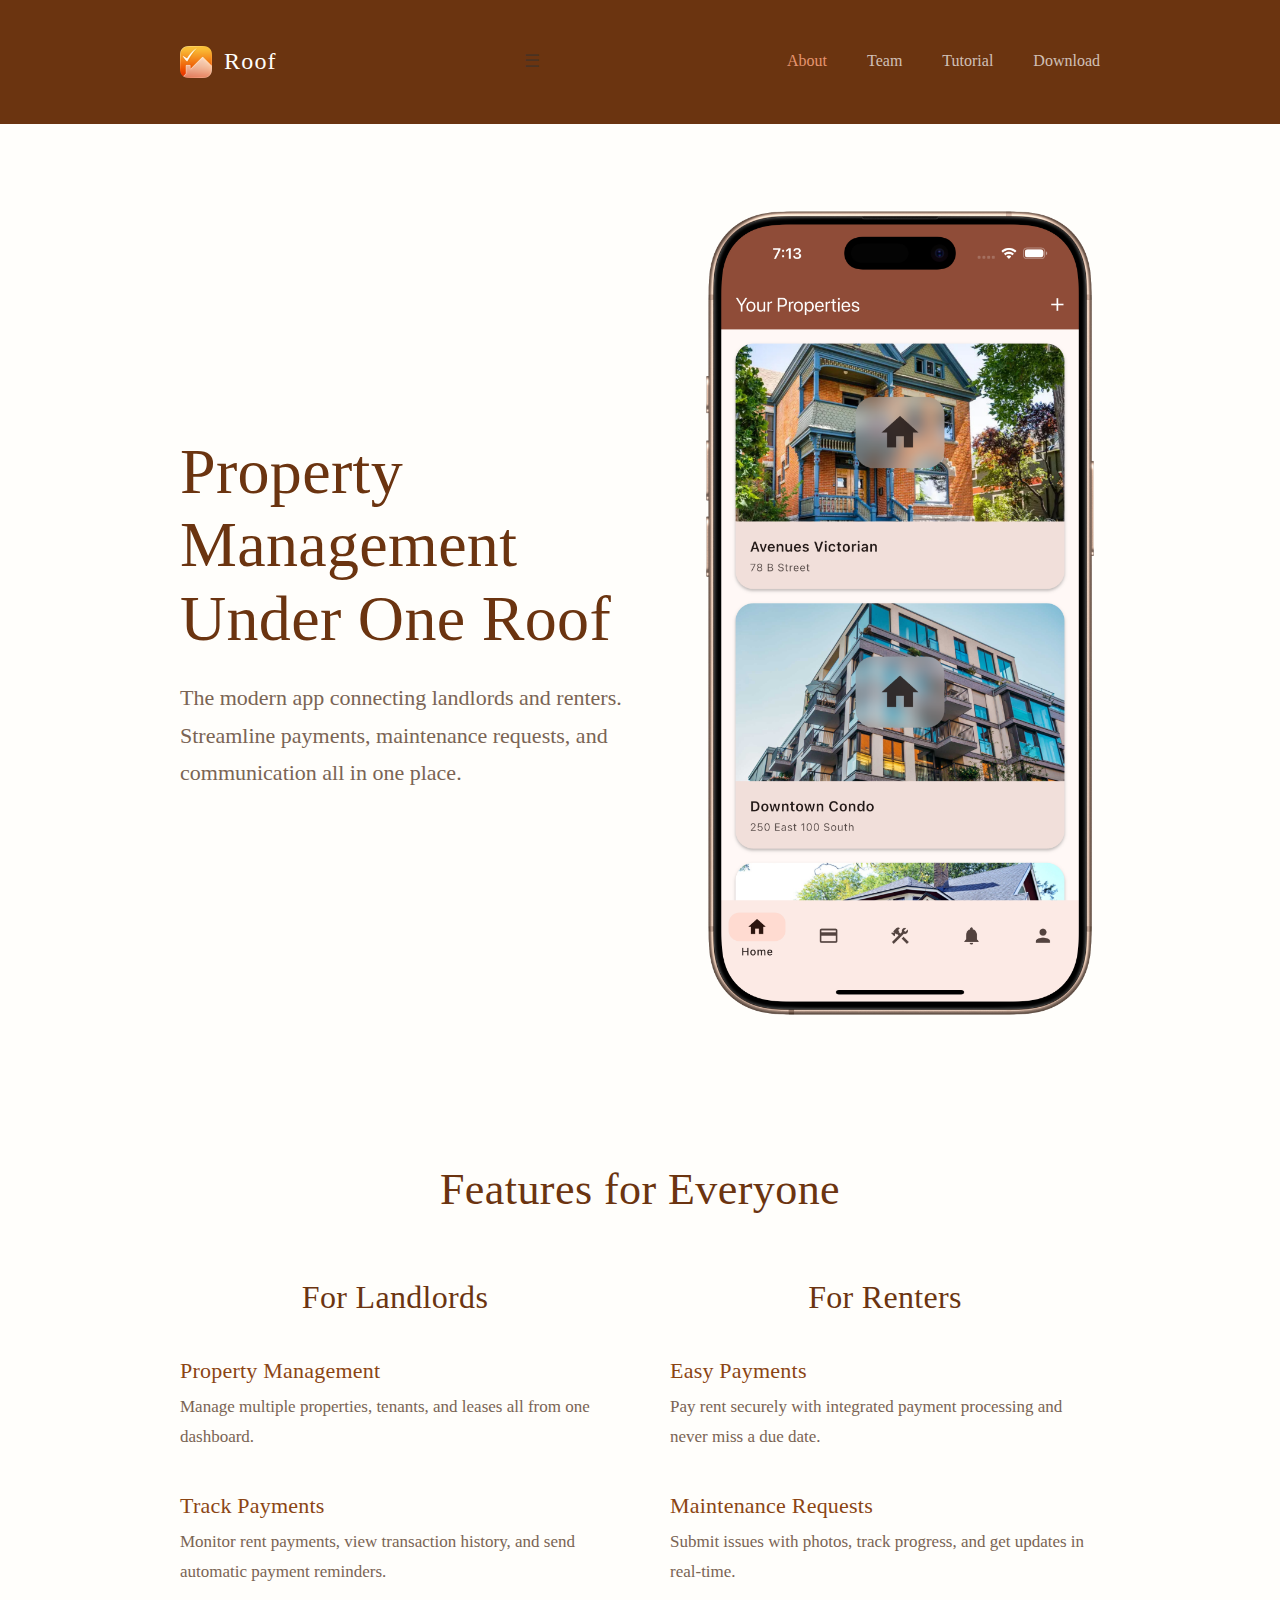
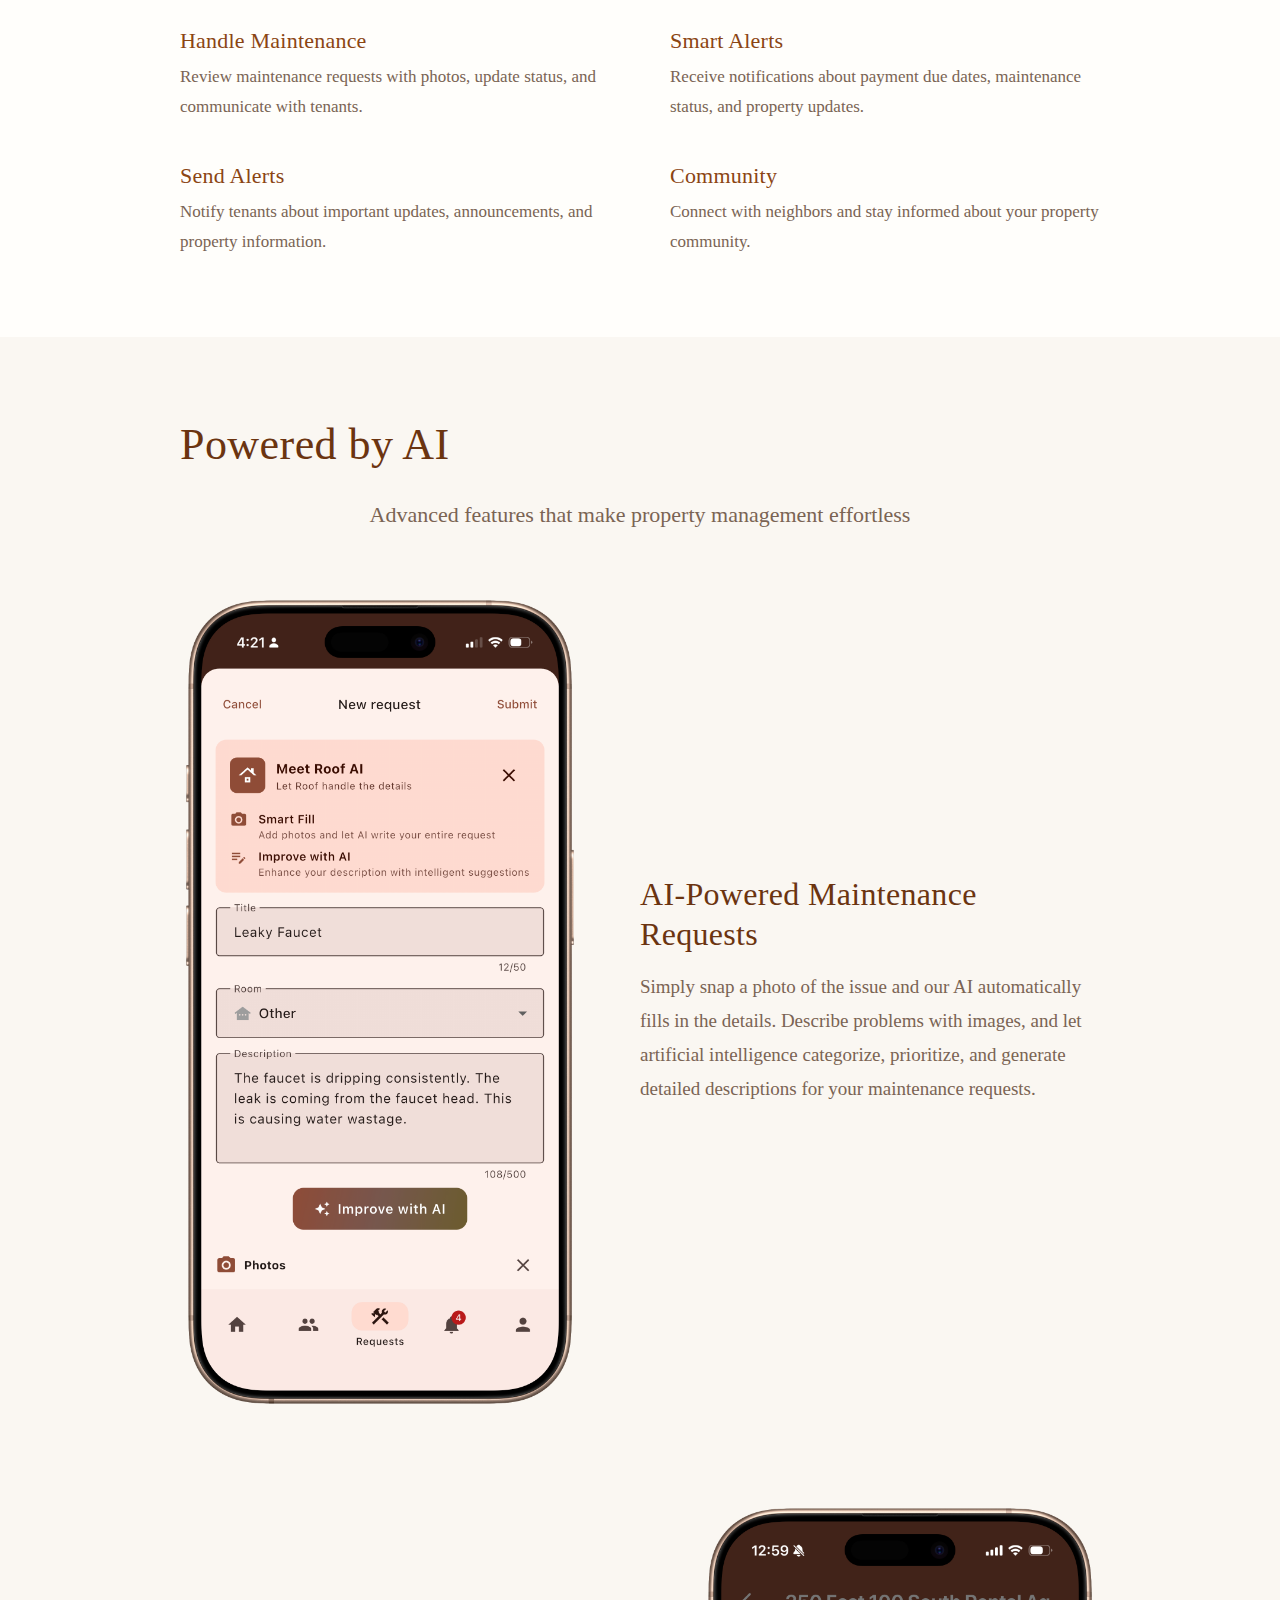
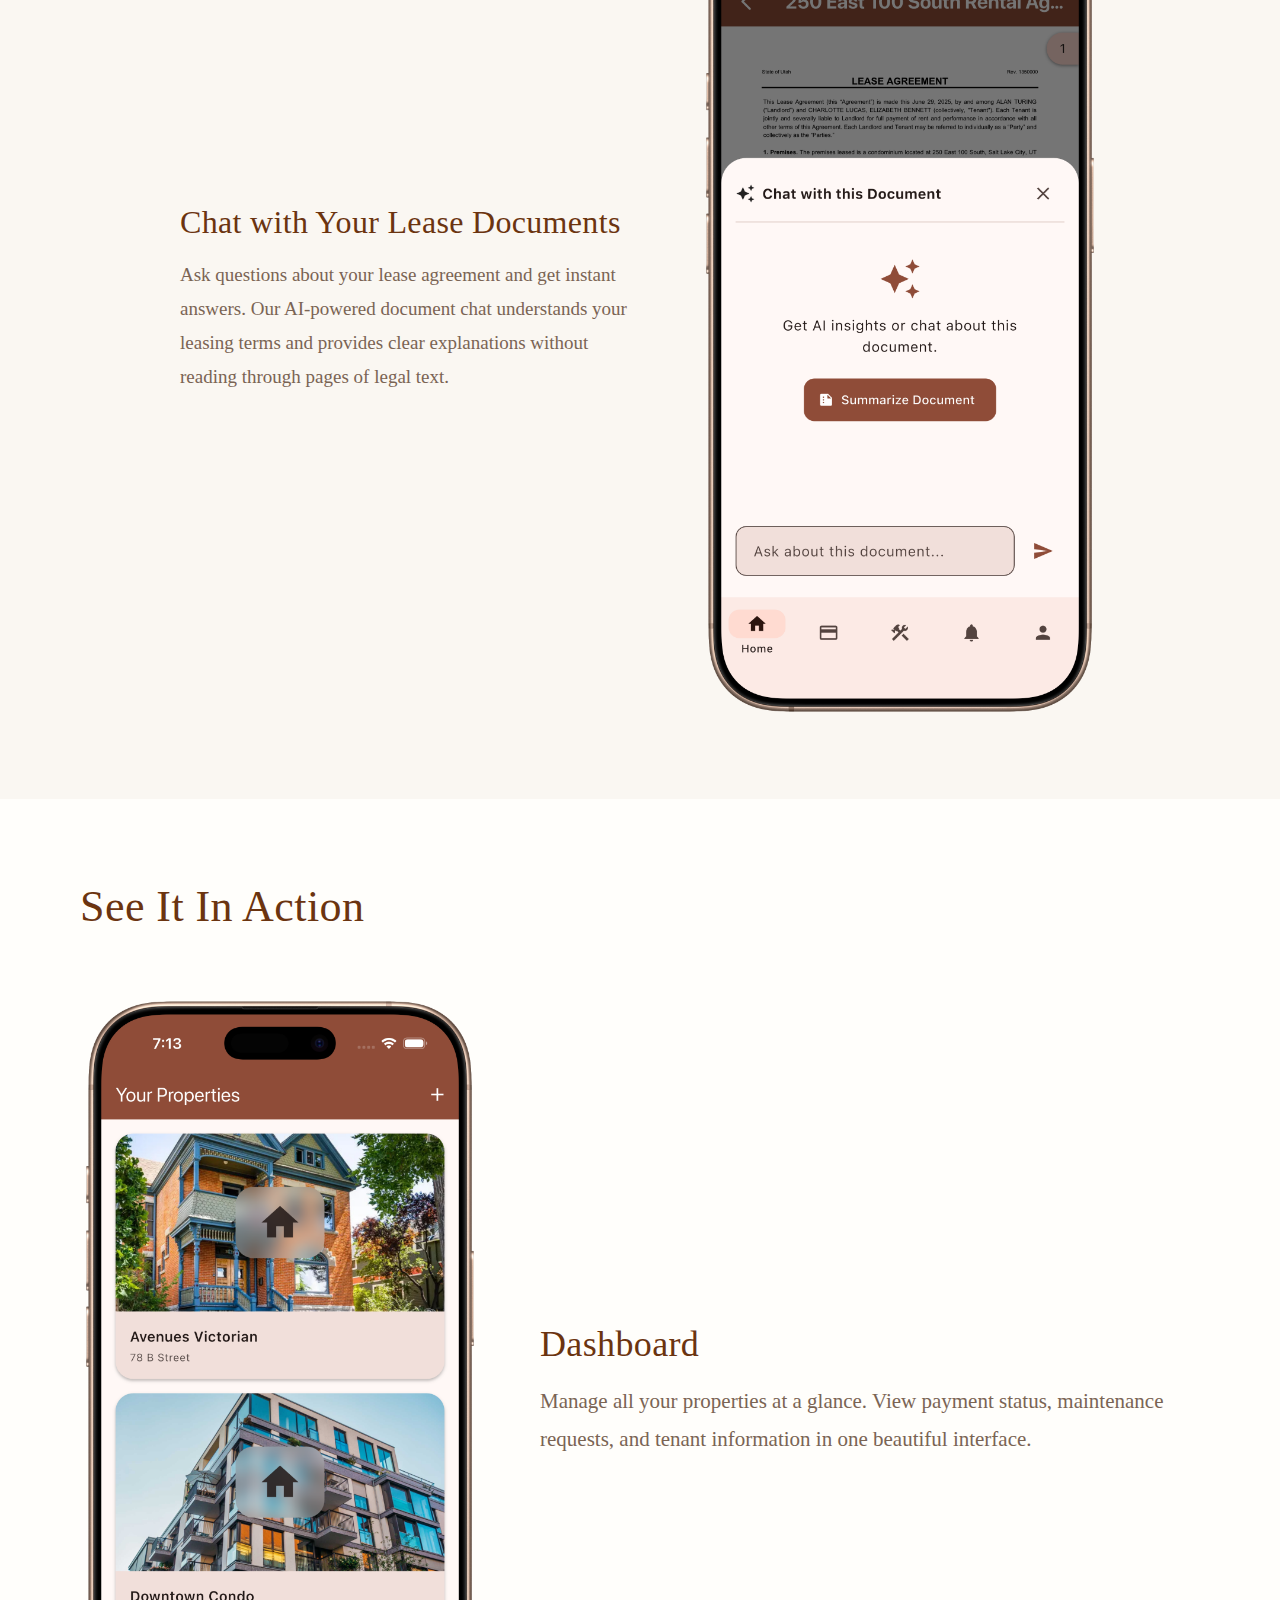
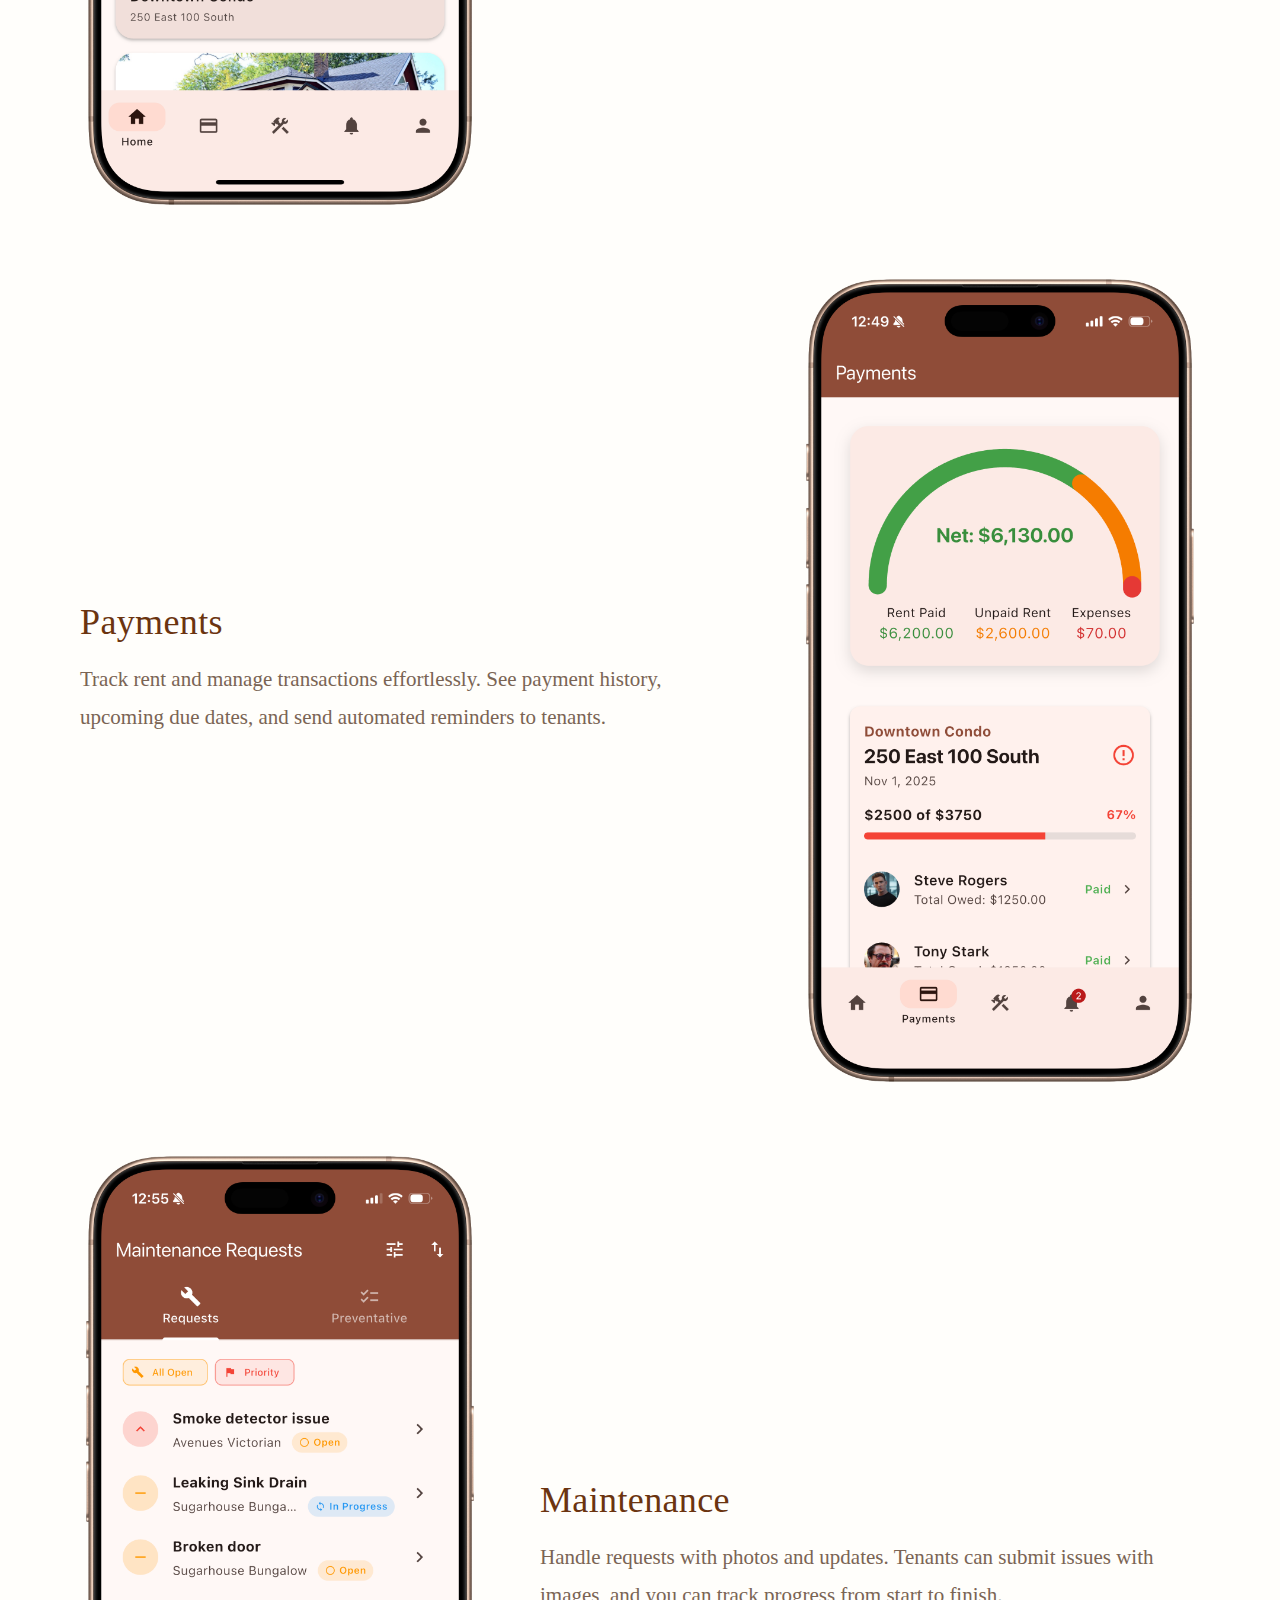
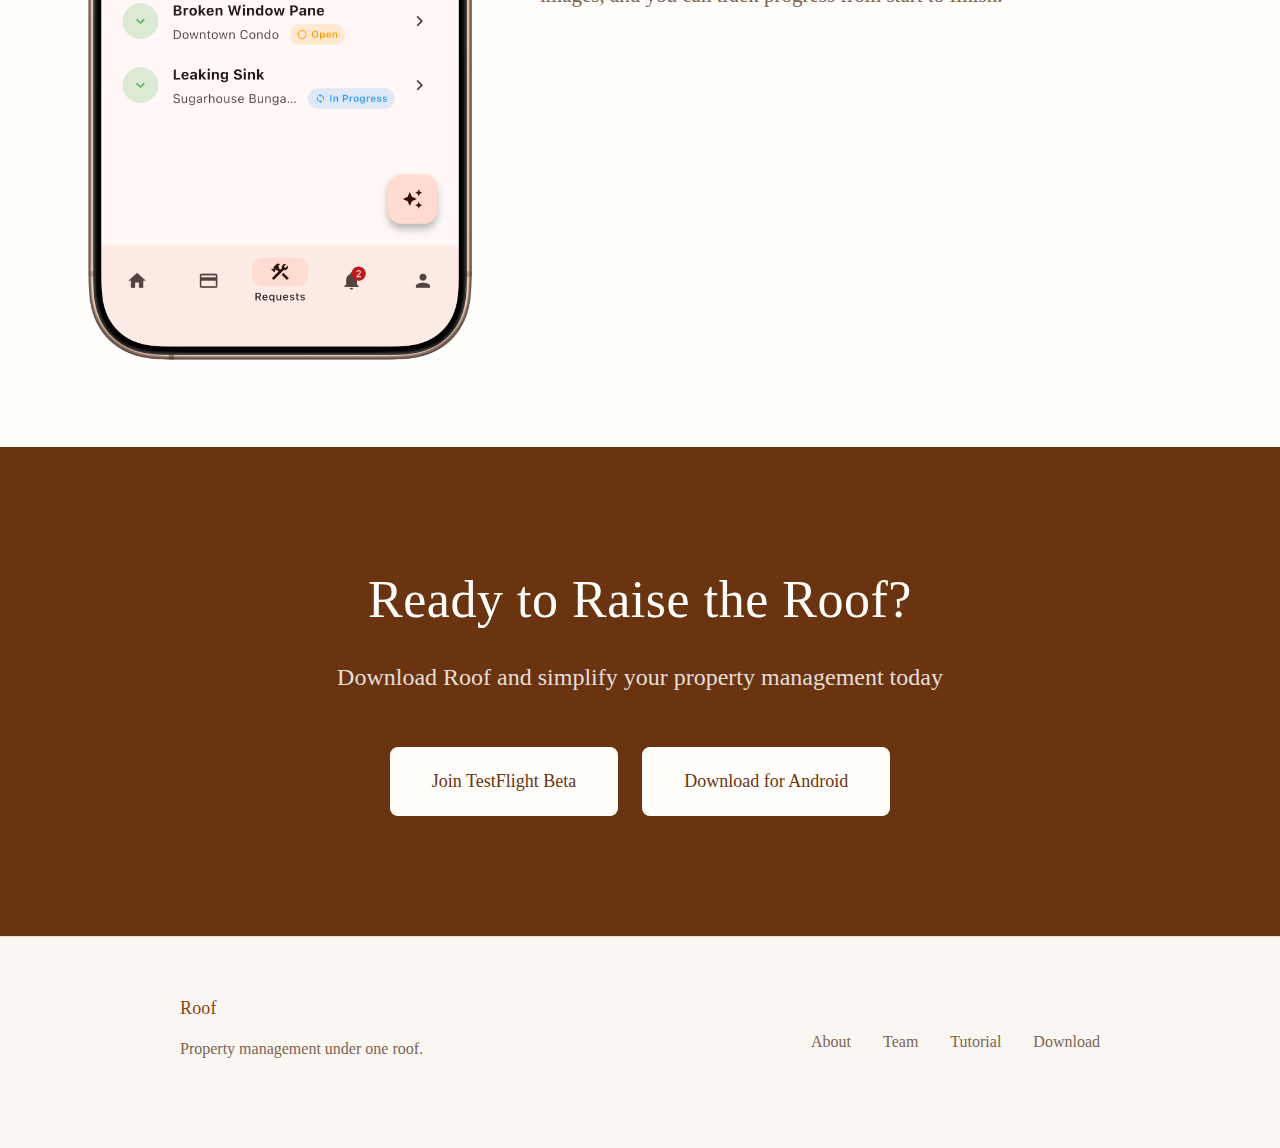
<file: docs/index.html>
<!DOCTYPE html>
<html lang="en">
<head>
    <meta charset="UTF-8">
    <meta name="viewport" content="width=device-width, initial-scale=1.0">
    <title>Roof - Property Management Made Simple</title>
    <meta name="description" content="The modern property management app for landlords and renters. Simplify rent collection, maintenance requests, and communication.">
    <link rel="icon" type="image/png" href="images/roof-icon.png" media="(prefers-color-scheme: light)">
    <link rel="icon" type="image/png" href="images/roof-icon-dark.png" media="(prefers-color-scheme: dark)">
    <link rel="stylesheet" href="style.css">
</head>
<body>
    <nav class="nav">
        <div class="container">
            <div class="nav-content">
                <a href="index.html" class="logo">
                    <picture>
                        <source srcset="images/roof-icon-dark.png" media="(prefers-color-scheme: dark)">
                        <img src="images/roof-icon.png" alt="Roof icon" class="logo-icon">
                    </picture>
                    Roof
                </a>

                <div class="hamburger">&#9776;</div>

                <div class="nav-links">
                    <a href="index.html" class="active">About</a>
                    <a href="team.html">Team</a>
                    <a href="tutorial.html">Tutorial</a>
                    <a href="index.html#download">Download</a>
                </div>
            </div>
        </div>
    </nav>

    <section class="hero">
        <div class="container">
            <div class="hero-grid">
                <div class="hero-content">
                    <h1 class="hero-title">Property Management Under One Roof</h1>
                    <p class="hero-subtitle">The modern app connecting landlords and renters. Streamline payments, maintenance requests, and communication all in one place.</p>
                </div>
                <div class="hero-image">
                    <picture>
                        <source srcset="images/property-list-dark.png" media="(prefers-color-scheme: dark)">
                        <img src="images/property-list.png" alt="Roof app property dashboard screenshot">
                    </picture>
                </div>
            </div>
        </div>
    </section>

    <section id="features" class="features">
        <div class="container">
            <h2 class="section-title">Features for Everyone</h2>

            <div class="features-split">
                <div class="feature-column">
                    <h3 class="feature-column-title">For Landlords</h3>
                    <div class="feature-list">
                        <div class="feature-item">
                            <h4>Property Management</h4>
                            <p>Manage multiple properties, tenants, and leases all from one dashboard.</p>
                        </div>
                        <div class="feature-item">
                            <h4>Track Payments</h4>
                            <p>Monitor rent payments, view transaction history, and send automatic payment reminders.</p>
                        </div>
                        <div class="feature-item">
                            <h4>Handle Maintenance</h4>
                            <p>Review maintenance requests with photos, update status, and communicate with tenants.</p>
                        </div>
                        <div class="feature-item">
                            <h4>Send Alerts</h4>
                            <p>Notify tenants about important updates, announcements, and property information.</p>
                        </div>
                    </div>
                </div>

                <div class="feature-column">
                    <h3 class="feature-column-title">For Renters</h3>
                    <div class="feature-list">
                        <div class="feature-item">
                            <h4>Easy Payments</h4>
                            <p>Pay rent securely with integrated payment processing and never miss a due date.</p>
                        </div>
                        <div class="feature-item">
                            <h4>Maintenance Requests</h4>
                            <p>Submit issues with photos, track progress, and get updates in real-time.</p>
                        </div>
                        <div class="feature-item">
                            <h4>Smart Alerts</h4>
                            <p>Receive notifications about payment due dates, maintenance status, and property updates.</p>
                        </div>
                        <div class="feature-item">
                            <h4>Community</h4>
                            <p>Connect with neighbors and stay informed about your property community.</p>
                        </div>
                    </div>
                </div>
            </div>
        </div>
    </section>

    <section class="key-features">
        <div class="container">
            <h2 class="section-title">Powered by AI</h2>
            <p class="section-subtitle">Advanced features that make property management effortless</p>

            <div class="key-features-grid">
                <div class="key-feature-item">
                    <div class="key-feature-image">
                        <picture>
                            <source srcset="images/smart-fill-dark.png" media="(prefers-color-scheme: dark)">
                            <img src="images/smart-fill.png" alt="AI-powered smart fill maintenance request">
                        </picture>
                    </div>
                    <div class="key-feature-content">
                        <h3>AI-Powered Maintenance Requests</h3>
                        <p>Simply snap a photo of the issue and our AI automatically fills in the details. Describe problems with images, and let artificial intelligence categorize, prioritize, and generate detailed descriptions for your maintenance requests.</p>
                    </div>
                </div>

                <div class="key-feature-item">
                    <div class="key-feature-image">
                        <picture>
                            <source srcset="images/lease-summary-dark.png" media="(prefers-color-scheme: dark)">
                            <img src="images/lease-summary.png" alt="Document chat">
                        </picture>
                    </div>
                    <div class="key-feature-content">
                        <h3>Chat with Your Lease Documents</h3>
                        <p>Ask questions about your lease agreement and get instant answers. Our AI-powered document chat understands your leasing terms and provides clear explanations without reading through pages of legal text.</p>
                    </div>
                </div>
            </div>
        </div>
    </section>

    <section class="screenshots">
        <div class="container">
            <h2 class="section-title">See It In Action</h2>

            <div class="screenshot-grid">
                <div class="screenshot-item">
                    <div class="screenshot-image">
                        <picture>
                            <source srcset="images/property-list-dark.png" media="(prefers-color-scheme: dark)">
                            <img src="images/property-list.png" alt="Landlord dashboard">
                        </picture>
                    </div>
                    <div class="screenshot-content">
                        <h3>Dashboard</h3>
                        <p>Manage all your properties at a glance. View payment status, maintenance requests, and tenant information in one beautiful interface.</p>
                    </div>
                </div>

                <div class="screenshot-item">
                    <div class="screenshot-image">
                        <picture>
                            <source srcset="images/payments-dark.png" media="(prefers-color-scheme: dark)">
                            <img src="images/payments.png" alt="Landlord dashboard">
                        </picture>
                    </div>
                    <div class="screenshot-content">
                        <h3>Payments</h3>
                        <p>Track rent and manage transactions effortlessly. See payment history, upcoming due dates, and send automated reminders to tenants.</p>
                    </div>
                </div>

                <div class="screenshot-item">
                    <div class="screenshot-image">
                        <picture>
                            <source srcset="images/MR-list-dark.png" media="(prefers-color-scheme: dark)">
                            <img src="images/MR-list.png" alt="Maintenance Request List">
                        </picture>
                    </div>
                    <div class="screenshot-content">
                        <h3>Maintenance</h3>
                        <p>Handle requests with photos and updates. Tenants can submit issues with images, and you can track progress from start to finish.</p>
                    </div>
                </div>
            </div>
        </div>
    </section>

    <section class="cta" id="download">
        <div class="container">
            <div class="cta-content">
                <h2>Ready to Raise the Roof?</h2>
                <p>Download Roof and simplify your property management today</p>
                <div class="download-buttons">
                    <a href="https://testflight.apple.com/join/YNEKXPEj" 
                    class="btn btn-primary btn-large" 
                    target="_blank" 
                    rel="noopener noreferrer">
                    Join TestFlight Beta
                    </a>

                    <a href="https://drive.google.com/drive/folders/1TojejftaxAUIUoE_wD7cv5zmzA2aaxBh?usp=sharing" 
                    class="btn btn-primary btn-large" 
                    target="_blank" 
                    rel="noopener noreferrer">
                    Download for Android
                    </a>
                </div>
            </div>
        </div>
    </section>

    <footer class="footer">
        <div class="container">
            <div class="footer-content">
                <div class="footer-section">
                    <h4>Roof</h4>
                    <p>Property management under one roof.</p>
                </div>
                <nav class="footer-nav">
                    <a href="index.html">About</a>
                    <a href="team.html">Team</a>
                    <a href="tutorial.html">Tutorial</a>
                    <a href="index.html#download">Download</a>
                </nav>
            </div>
        </div>
    </footer>
<script>
    const hamburger = document.querySelector('.hamburger');
    const navLinks = document.querySelector('.nav-links');
    const links = document.querySelectorAll('.nav-links a');

    // Toggle menu
    hamburger.addEventListener('click', () => {
        navLinks.classList.toggle('show');
        
        // Change icon from ☰ to ✕
        if (navLinks.classList.contains('show')) {
            hamburger.innerHTML = '&#10005;'; // X symbol
        } else {
            hamburger.innerHTML = '&#9776;'; // Hamburger symbol
        }
    });

    // Close menu when a link is clicked
    links.forEach(link => {
        link.addEventListener('click', () => {
            navLinks.classList.remove('show');
            hamburger.innerHTML = '&#9776;';
        });
    });

    // Close menu when clicking outside
    document.addEventListener('click', (e) => {
        if (!navLinks.contains(e.target) && !hamburger.contains(e.target)) {
            navLinks.classList.remove('show');
            hamburger.innerHTML = '&#9776;';
        }
    });
</script>
</body>
</html>
</file>
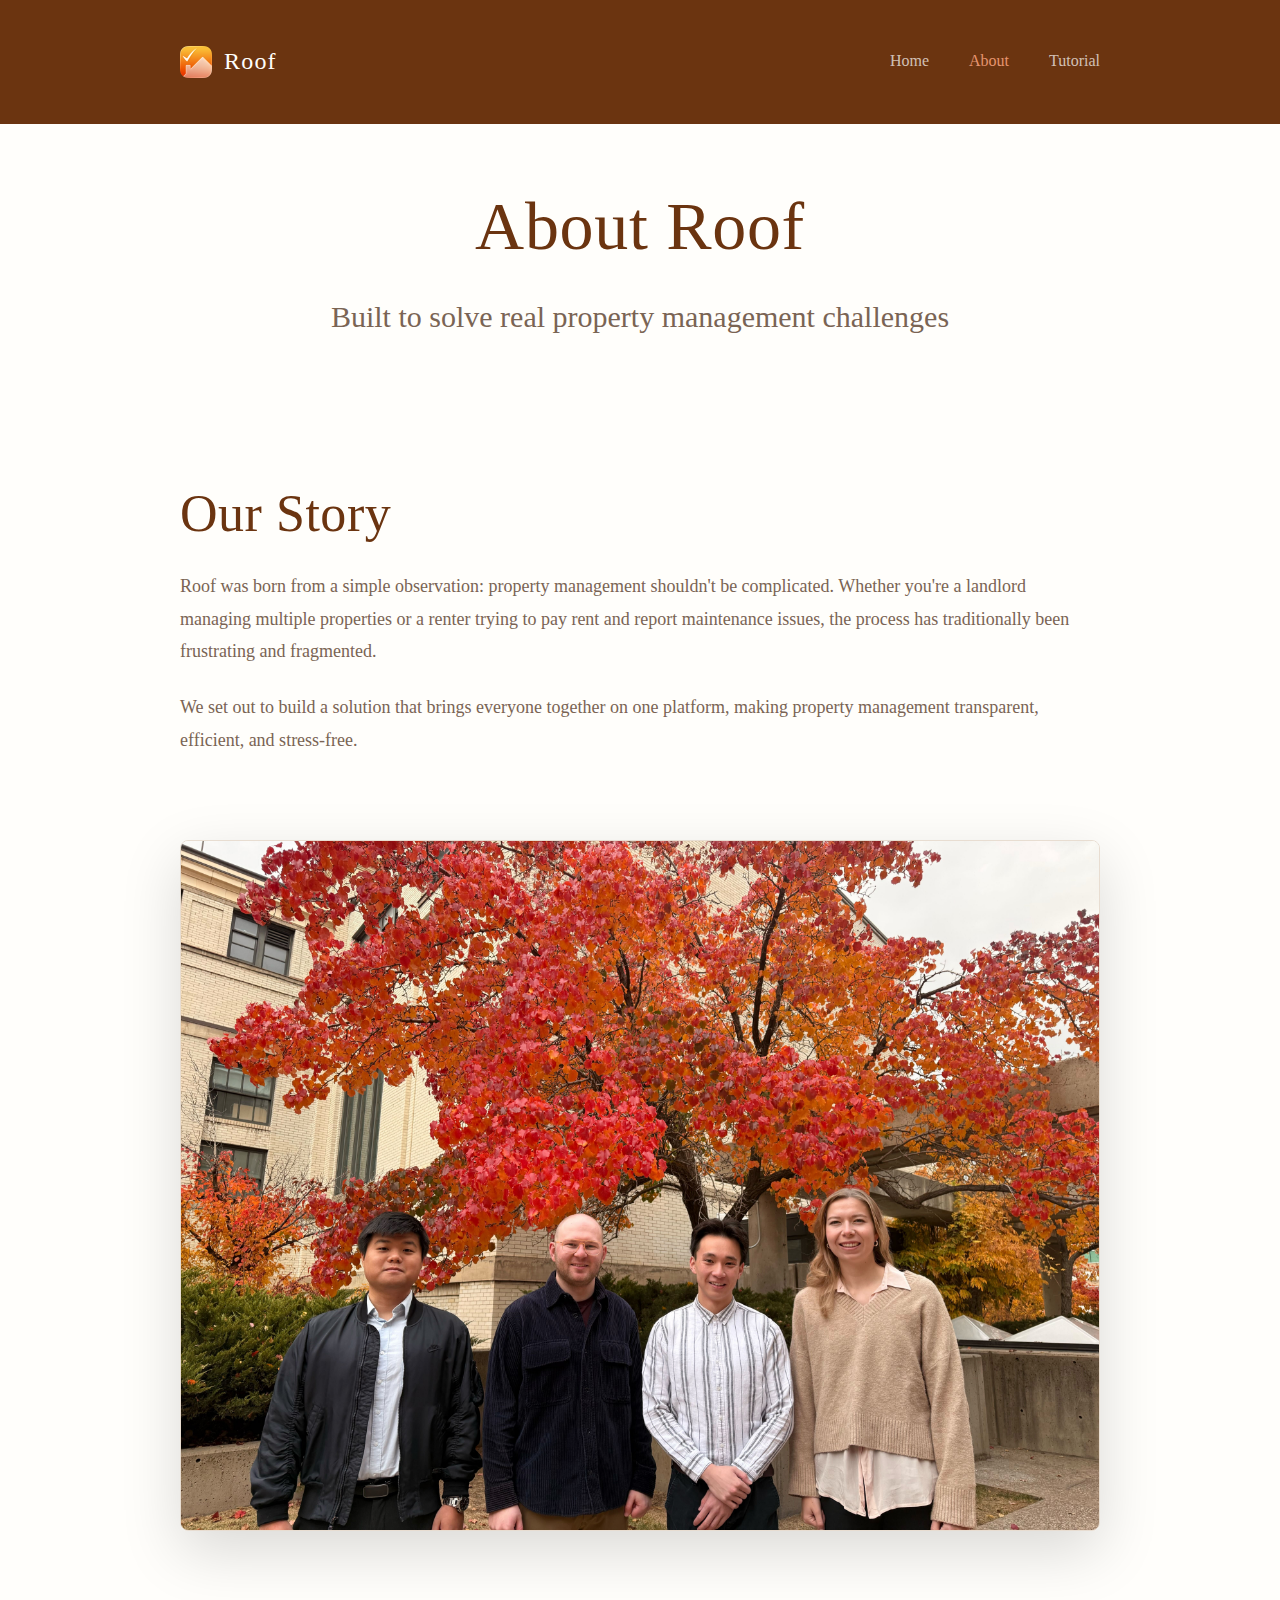
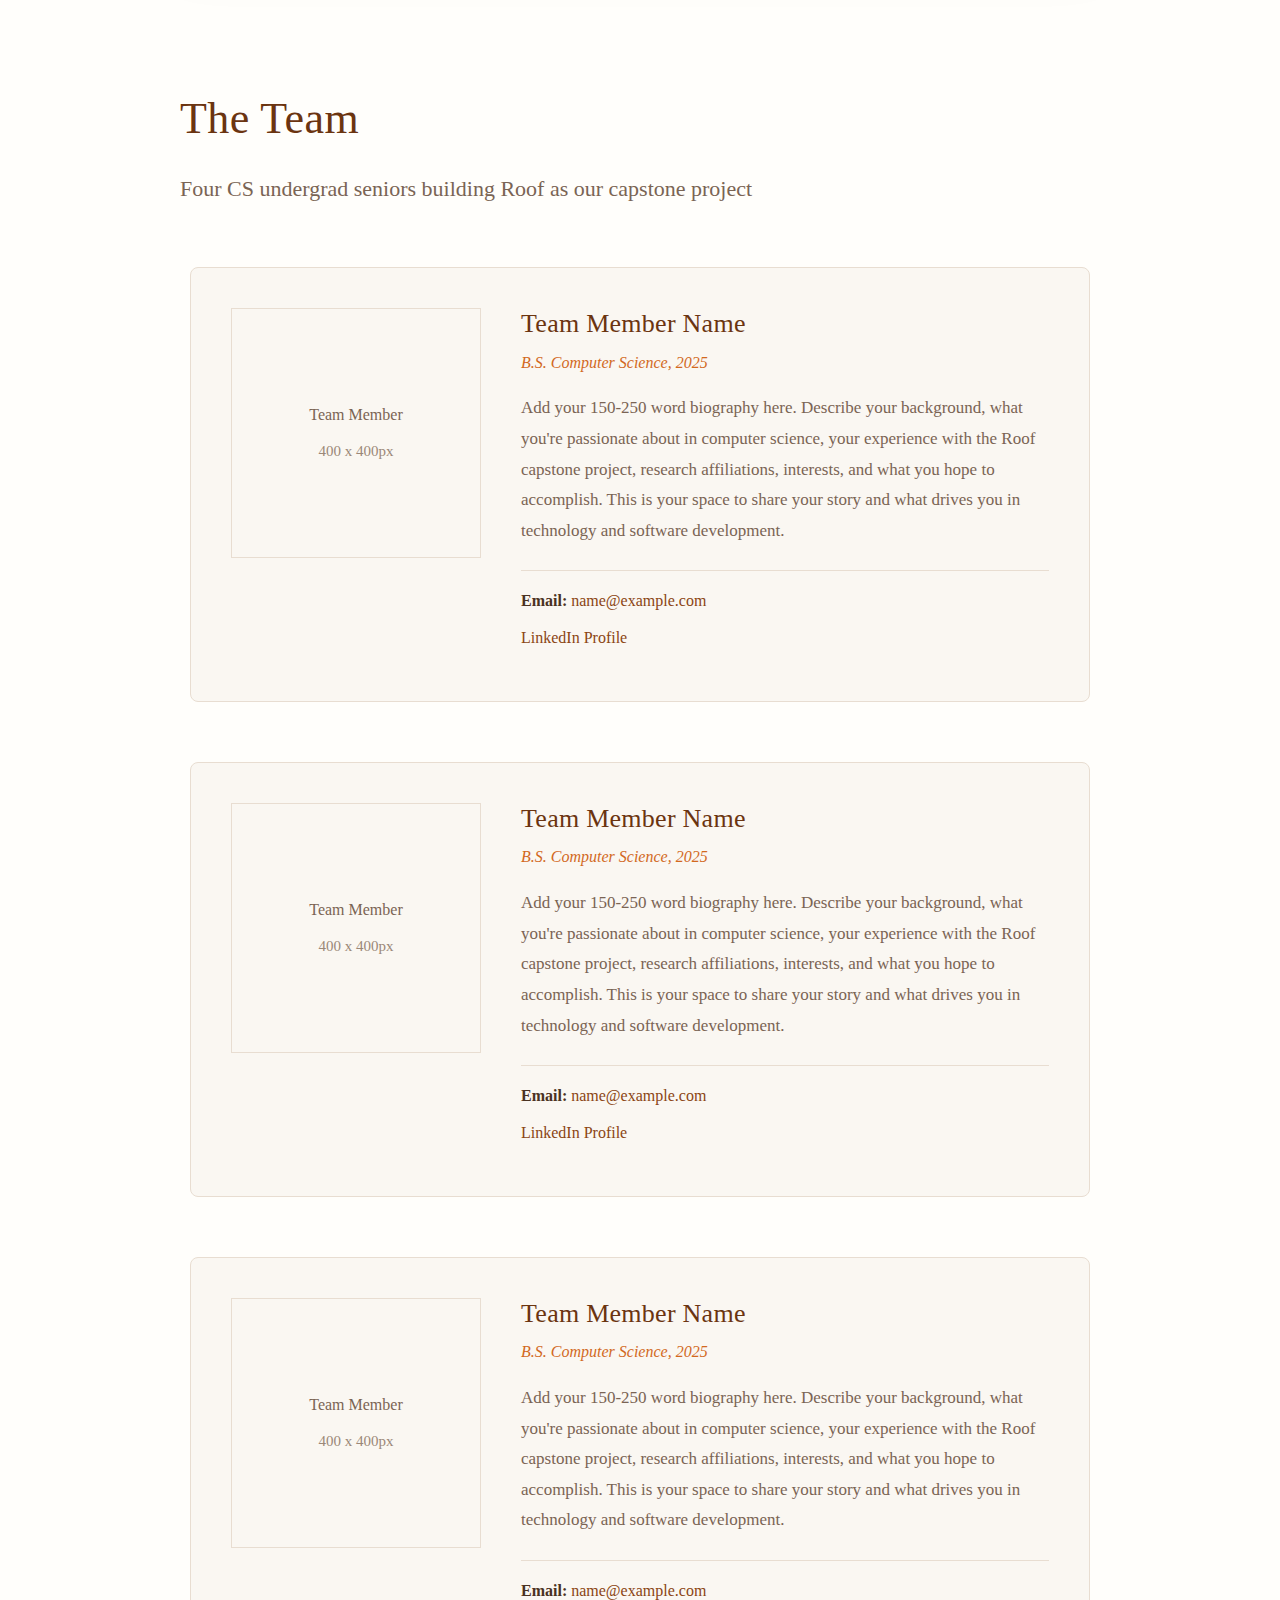
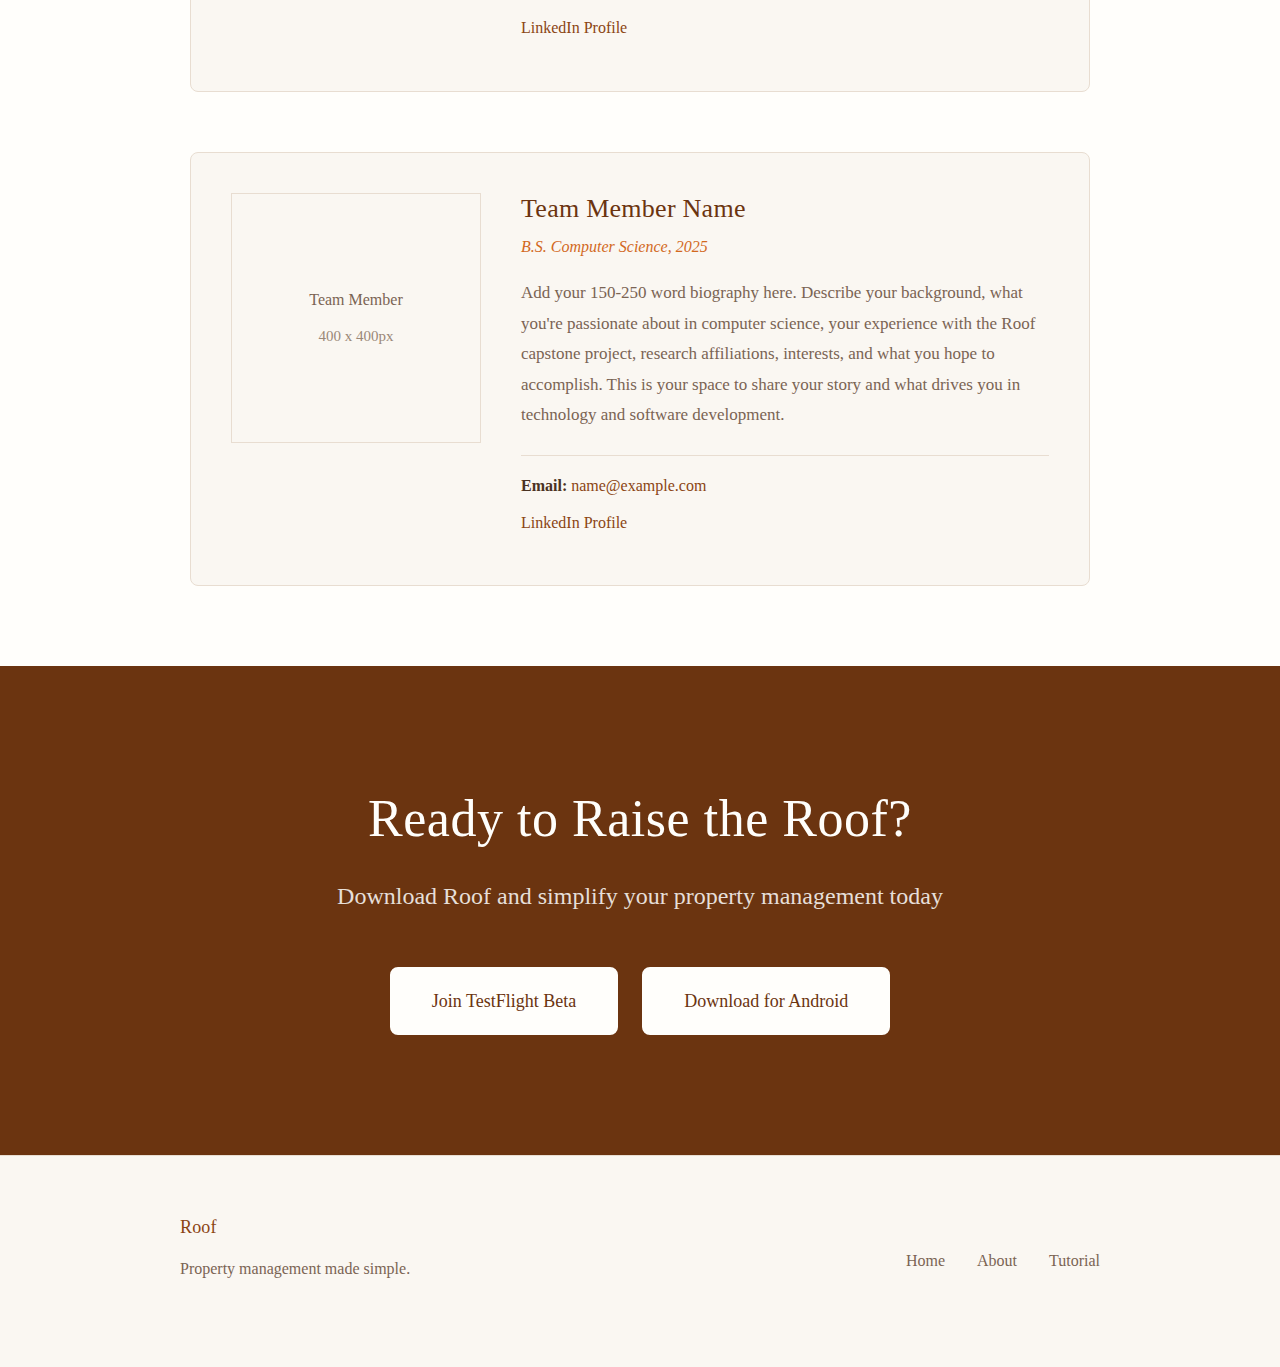
<file: docs/about.html>
<!DOCTYPE html>
<html lang="en">
<head>
    <meta charset="UTF-8">
    <meta name="viewport" content="width=device-width, initial-scale=1.0">
    <title>About - Roof</title>
    <meta name="description" content="Learn about Roof and the team building the future of property management.">
    <link rel="stylesheet" href="style.css">
</head>
<body>
    <!-- Navigation -->
    <nav class="nav">
        <div class="container">
            <div class="nav-content">
                <a href="index.html" class="logo">
                    <picture>
                        <source srcset="images/roof-icon-dark.png" media="(prefers-color-scheme: dark)">
                        <img src="images/roof-icon.png" alt="Roof icon" class="logo-icon">
                    </picture>
                    Roof
                </a>
                <div class="nav-links">
                    <a href="index.html">Home</a>
                    <a href="about.html" class="active">About</a>
                    <a href="tutorial.html">Tutorial</a>
                </div>
            </div>
        </div>
    </nav>

    <!-- About Hero -->
    <section class="page-hero">
        <div class="container">
            <h1 class="page-title">About Roof</h1>
            <p class="page-subtitle">Built to solve real property management challenges</p>
        </div>
    </section>

    <!-- Story Section -->
    <section class="story">
        <div class="container">
            <div class="content-grid">
                <div class="content-text">
                    <h2>Our Story</h2>
                    <p>Roof was born from a simple observation: property management shouldn't be complicated. Whether you're a landlord managing multiple properties or a renter trying to pay rent and report maintenance issues, the process has traditionally been frustrating and fragmented.</p>
                    <p>We set out to build a solution that brings everyone together on one platform, making property management transparent, efficient, and stress-free.</p>
                </div>
            </div>

            <!-- Team Photo -->
            <div class="story-image">
                <img src="images/team-photo.jpg" alt="The Roof team">
            </div>
        </div>
    </section>

    <!-- Team Section -->
    <section class="team">
        <div class="container">
            <h2 class="section-title">The Team</h2>
            <p class="section-subtitle">Four CS undergrad seniors building Roof as our capstone project</p>

            <div class="team-grid">
                <div class="team-member">
                    <div class="team-photo">
                        <!-- Replace with: <img src="images/team-member-1.jpg" alt="Team member name"> -->
                        <div class="image-placeholder">
                            <p>Team Member</p>
                            <span class="placeholder-hint">400 x 400px</span>
                        </div>
                    </div>
                    <div class="team-info">
                        <h3>Team Member Name</h3>
                        <p class="team-degree">B.S. Computer Science, 2025</p>
                        <p class="team-bio">Add your 150-250 word biography here. Describe your background, what you're passionate about in computer science, your experience with the Roof capstone project, research affiliations, interests, and what you hope to accomplish. This is your space to share your story and what drives you in technology and software development.</p>
                        <div class="team-contact">
                            <p class="team-email"><strong>Email:</strong> <a href="mailto:name@example.com">name@example.com</a></p>
                            <p class="team-linkedin"><a href="https://linkedin.com/in/yourprofile" target="_blank" rel="noopener noreferrer">LinkedIn Profile</a></p>
                        </div>
                    </div>
                </div>

                <div class="team-member">
                    <div class="team-photo">
                        <!-- Replace with: <img src="images/team-member-2.jpg" alt="Team member name"> -->
                        <div class="image-placeholder">
                            <p>Team Member</p>
                            <span class="placeholder-hint">400 x 400px</span>
                        </div>
                    </div>
                    <div class="team-info">
                        <h3>Team Member Name</h3>
                        <p class="team-degree">B.S. Computer Science, 2025</p>
                        <p class="team-bio">Add your 150-250 word biography here. Describe your background, what you're passionate about in computer science, your experience with the Roof capstone project, research affiliations, interests, and what you hope to accomplish. This is your space to share your story and what drives you in technology and software development.</p>
                        <div class="team-contact">
                            <p class="team-email"><strong>Email:</strong> <a href="mailto:name@example.com">name@example.com</a></p>
                            <p class="team-linkedin"><a href="https://linkedin.com/in/yourprofile" target="_blank" rel="noopener noreferrer">LinkedIn Profile</a></p>
                        </div>
                    </div>
                </div>

                <div class="team-member">
                    <div class="team-photo">
                        <!-- Replace with: <img src="images/team-member-3.jpg" alt="Team member name"> -->
                        <div class="image-placeholder">
                            <p>Team Member</p>
                            <span class="placeholder-hint">400 x 400px</span>
                        </div>
                    </div>
                    <div class="team-info">
                        <h3>Team Member Name</h3>
                        <p class="team-degree">B.S. Computer Science, 2025</p>
                        <p class="team-bio">Add your 150-250 word biography here. Describe your background, what you're passionate about in computer science, your experience with the Roof capstone project, research affiliations, interests, and what you hope to accomplish. This is your space to share your story and what drives you in technology and software development.</p>
                        <div class="team-contact">
                            <p class="team-email"><strong>Email:</strong> <a href="mailto:name@example.com">name@example.com</a></p>
                            <p class="team-linkedin"><a href="https://linkedin.com/in/yourprofile" target="_blank" rel="noopener noreferrer">LinkedIn Profile</a></p>
                        </div>
                    </div>
                </div>

                <div class="team-member">
                    <div class="team-photo">
                        <!-- Replace with: <img src="images/team-member-4.jpg" alt="Team member name"> -->
                        <div class="image-placeholder">
                            <p>Team Member</p>
                            <span class="placeholder-hint">400 x 400px</span>
                        </div>
                    </div>
                    <div class="team-info">
                        <h3>Team Member Name</h3>
                        <p class="team-degree">B.S. Computer Science, 2025</p>
                        <p class="team-bio">Add your 150-250 word biography here. Describe your background, what you're passionate about in computer science, your experience with the Roof capstone project, research affiliations, interests, and what you hope to accomplish. This is your space to share your story and what drives you in technology and software development.</p>
                        <div class="team-contact">
                            <p class="team-email"><strong>Email:</strong> <a href="mailto:name@example.com">name@example.com</a></p>
                            <p class="team-linkedin"><a href="https://linkedin.com/in/yourprofile" target="_blank" rel="noopener noreferrer">LinkedIn Profile</a></p>
                        </div>
                    </div>
                </div>
            </div>
        </div>
    </section>

    <!-- CTA Section -->
    <section class="cta">
        <div class="container">
            <div class="cta-content">
                <h2>Ready to Raise the Roof?</h2>
                <p>Download Roof and simplify your property management today</p>
                <div class="download-buttons">
                    <!-- Replace # with your TestFlight link -->
                    <a href="#" class="btn btn-primary btn-large">Join TestFlight Beta</a>
                    <!-- Replace # with your Google Play Store or APK download link -->
                    <a href="#" class="btn btn-primary btn-large">Download for Android</a>
                </div>
            </div>
        </div>
    </section>

    <!-- Footer -->
    <footer class="footer">
        <div class="container">
            <div class="footer-content">
                <div class="footer-section">
                    <h4>Roof</h4>
                    <p>Property management made simple.</p>
                </div>
                <nav class="footer-nav">
                    <a href="index.html">Home</a>
                    <a href="about.html">About</a>
                    <a href="tutorial.html">Tutorial</a>
                </nav>
            </div>
        </div>
    </footer>
</body>
</html>
</file>
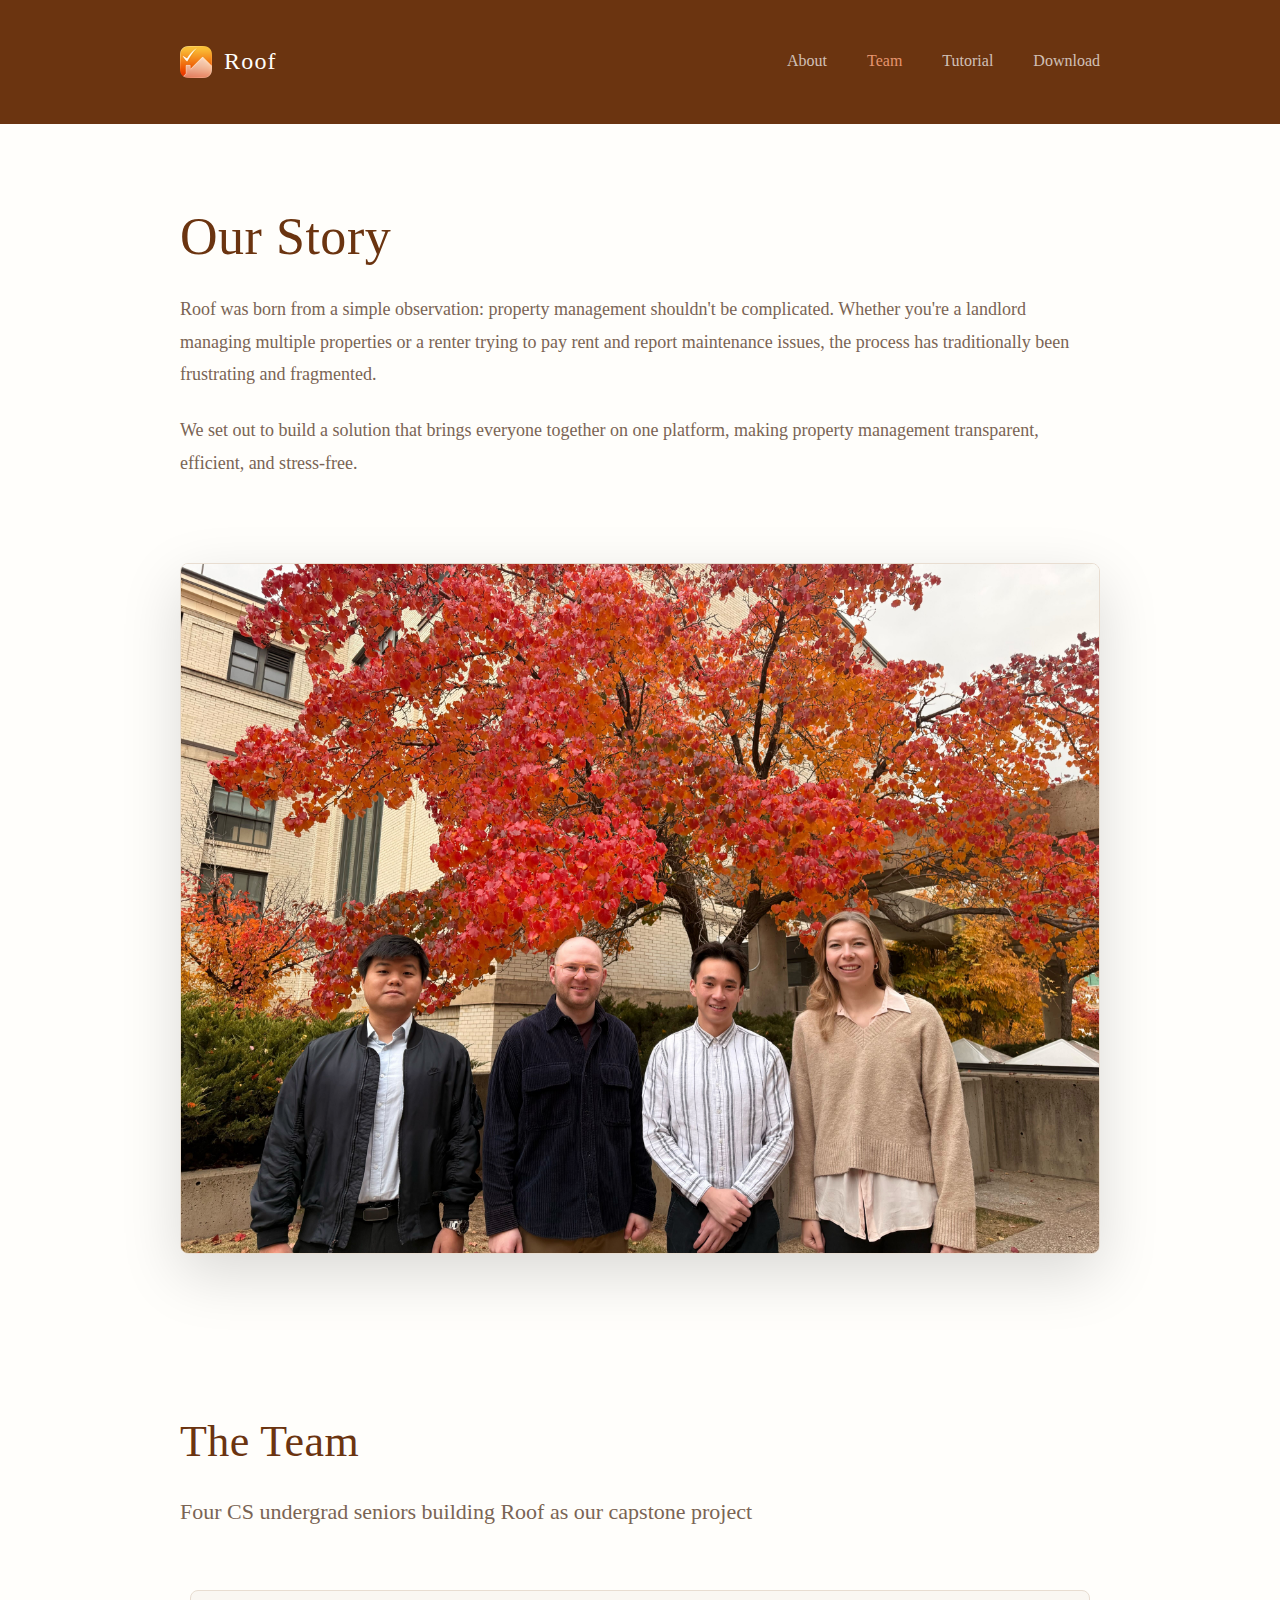
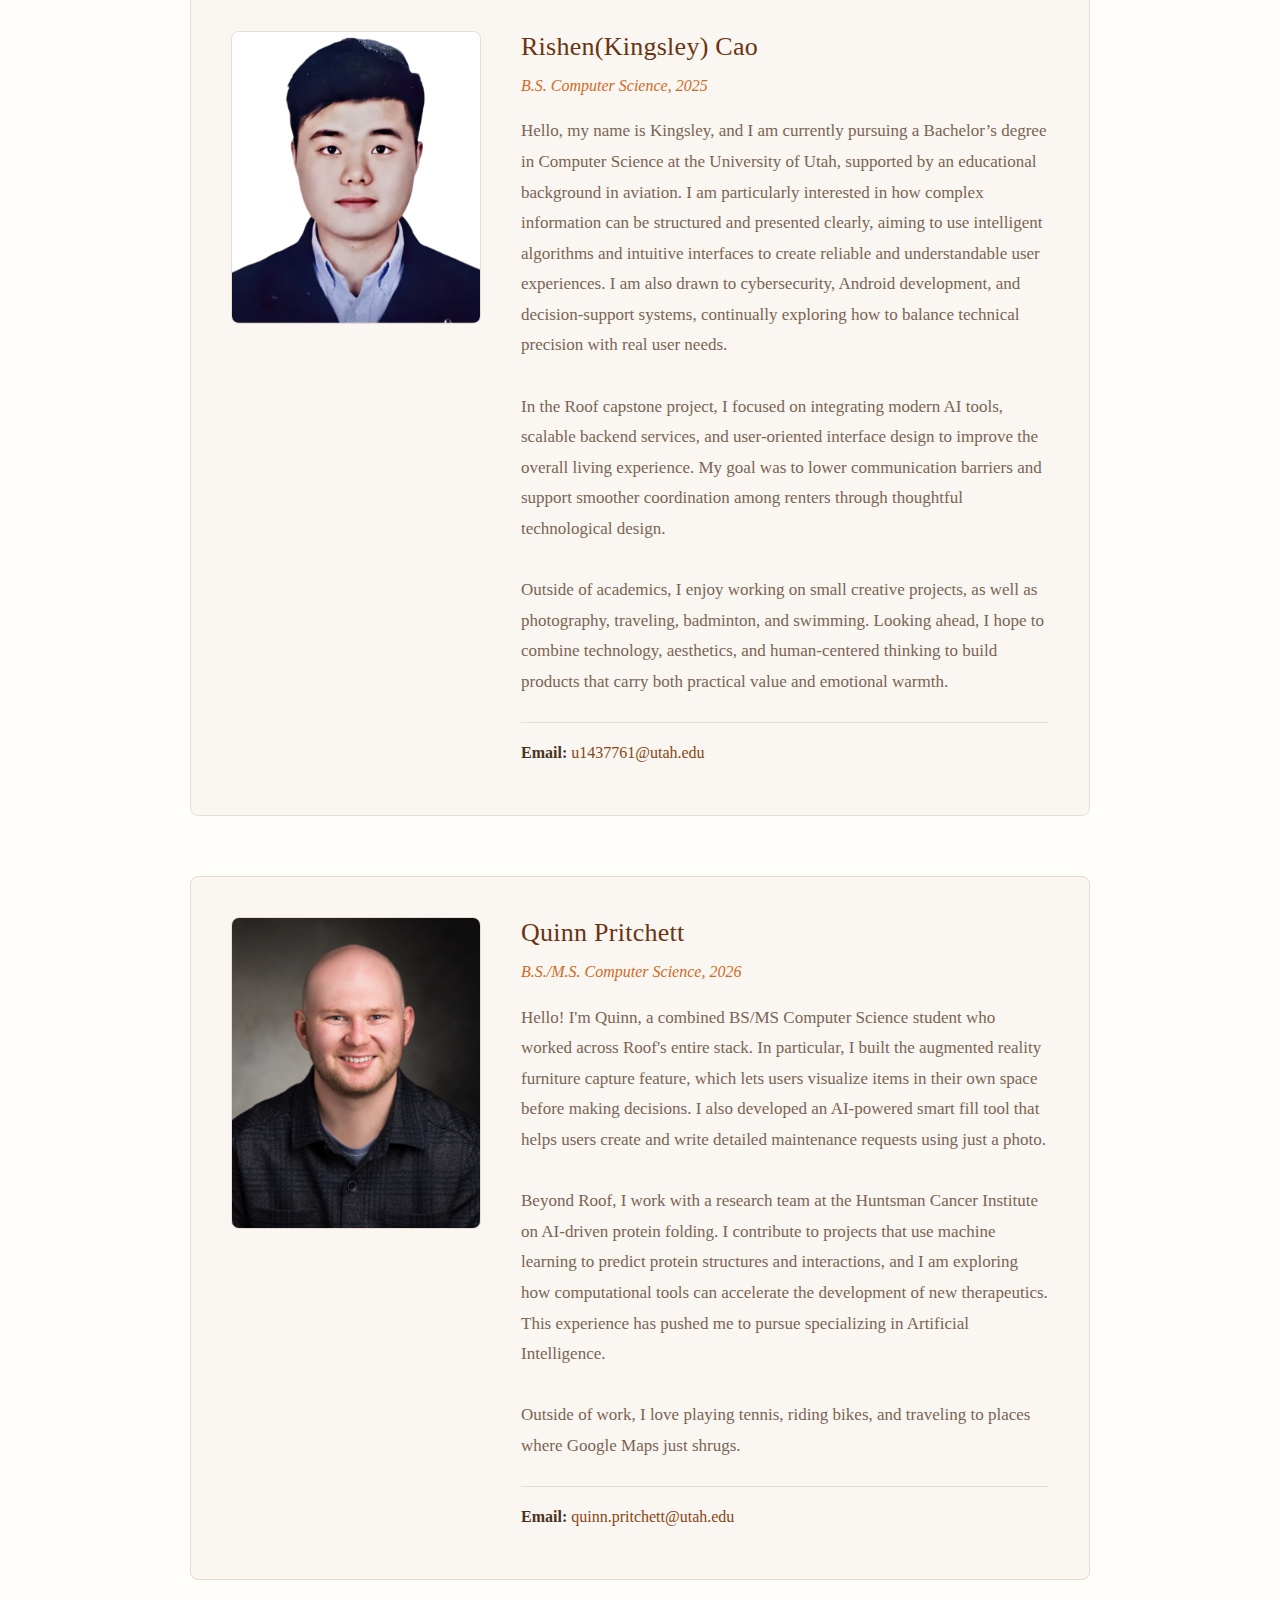
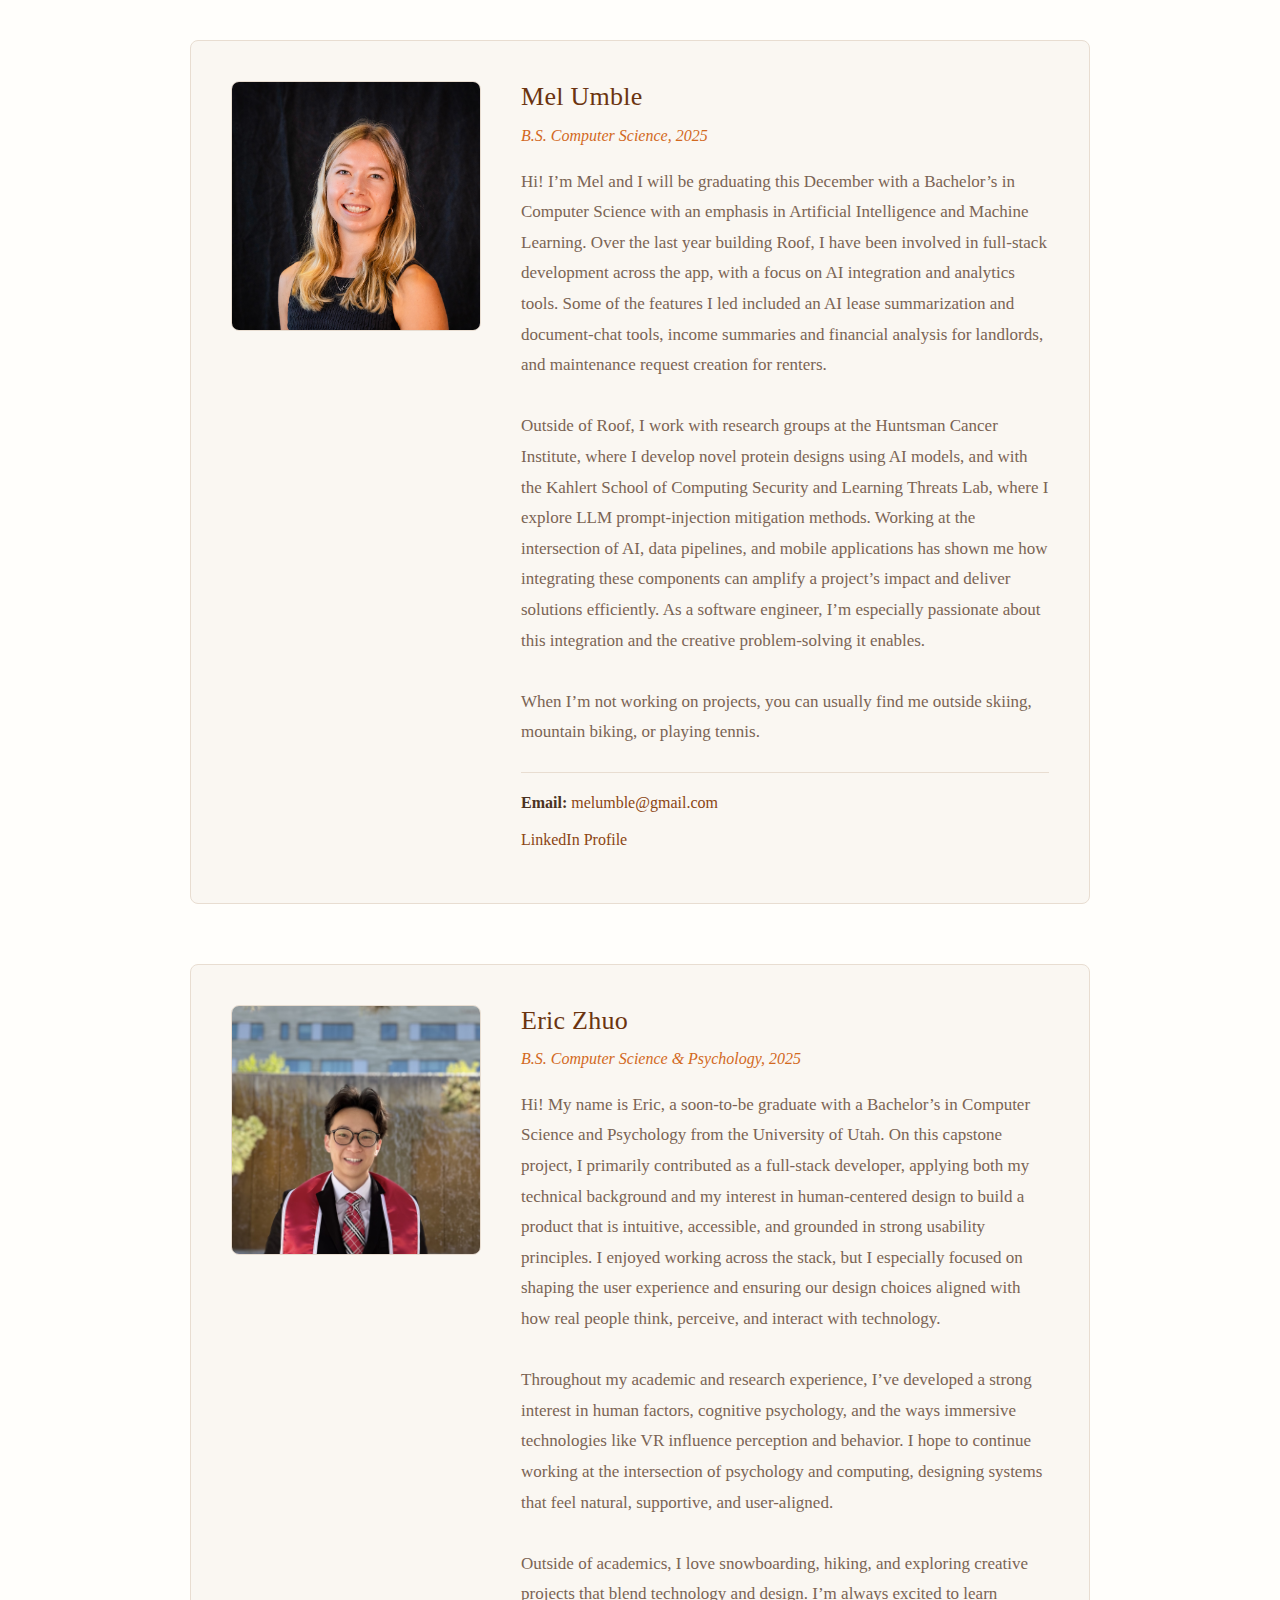
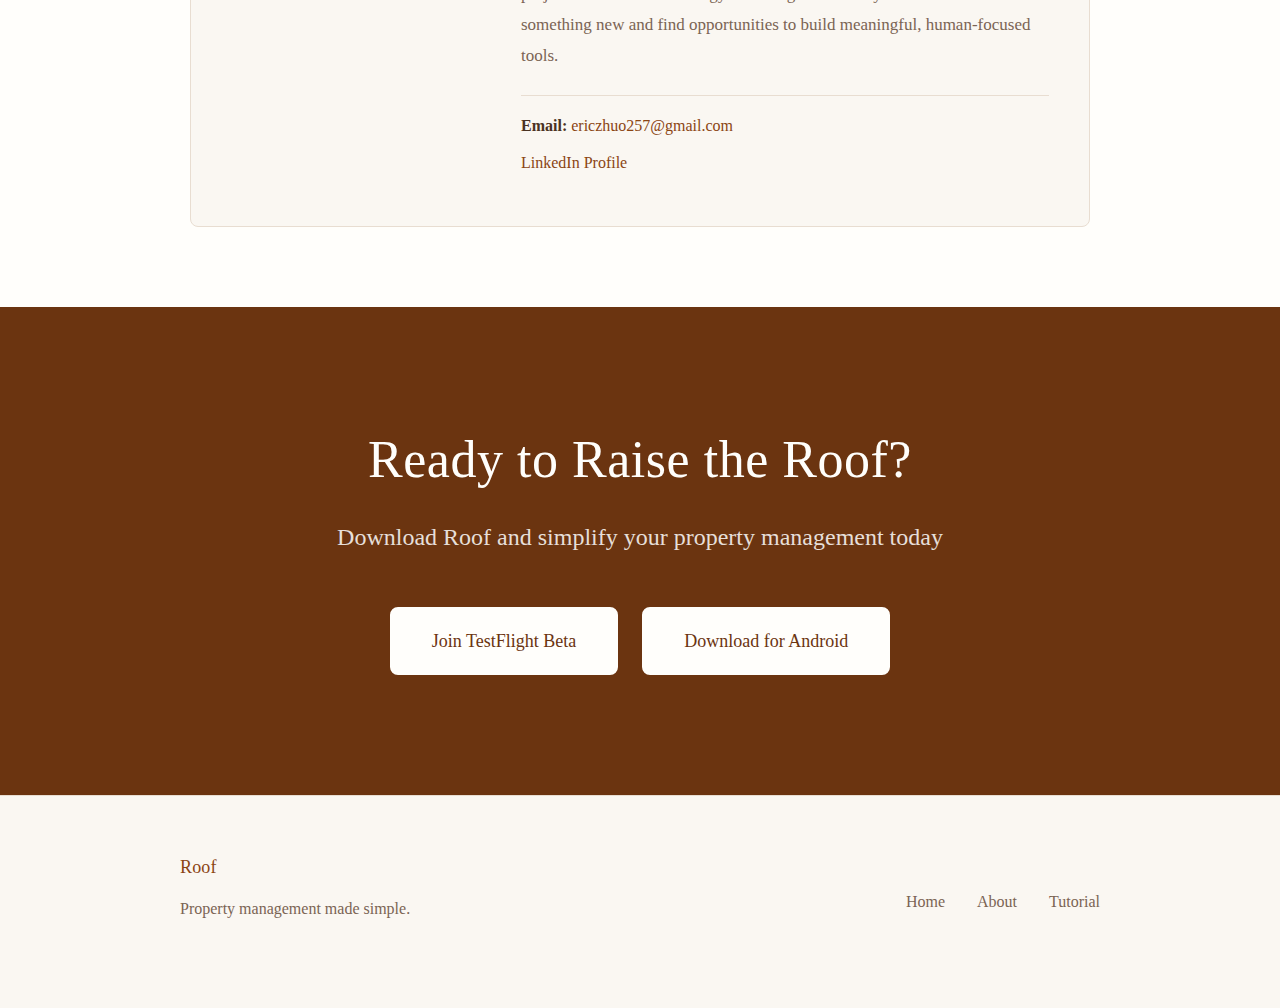
<file: docs/team.html>
<!DOCTYPE html>
<html lang="en">

<head>
    <meta charset="UTF-8">
    <meta name="viewport" content="width=device-width, initial-scale=1.0">
    <title>Team - Roof</title>
    <meta name="description" content="Learn about Roof story and the team building the future of property management.">
    <link rel="icon" type="image/png" href="images/roof-icon.png" media="(prefers-color-scheme: light)">
    <link rel="icon" type="image/png" href="images/roof-icon-dark.png" media="(prefers-color-scheme: dark)">
    <link rel="stylesheet" href="style.css">
</head>

<body>
    <!-- Navigation -->
    <nav class="nav">
        <div class="container">
            <div class="nav-content">
                <a href="index.html" class="logo">
                    <picture>
                        <source srcset="images/roof-icon-dark.png" media="(prefers-color-scheme: dark)">
                        <img src="images/roof-icon.png" alt="Roof icon" class="logo-icon">
                    </picture>
                    Roof
                </a>
                <div class="nav-links">
                    <a href="index.html">About</a>
                    <a href="team.html" class="active">Team</a>
                    <a href="tutorial.html">Tutorial</a>
                    <a href="index.html#download">Download</a>
                </div>
            </div>
        </div>
    </nav>

    <!-- Story Section -->
    <section class="story">
        <div class="container">
            <div class="content-grid">
                <div class="content-text">
                    <h2>Our Story</h2>
                    <p>Roof was born from a simple observation: property management shouldn't be complicated. Whether
                        you're a landlord managing multiple properties or a renter trying to pay rent and report
                        maintenance issues, the process has traditionally been frustrating and fragmented.</p>
                    <p>We set out to build a solution that brings everyone together on one platform, making property
                        management transparent, efficient, and stress-free.</p>
                </div>
            </div>

            <!-- Team Photo -->
            <div class="story-image">
                <img src="images/team-photo.jpg" alt="The Roof team">
            </div>
        </div>
    </section>

    <!-- Team Section -->
    <section class="team">
        <div class="container">
            <h2 class="section-title">The Team</h2>
            <p class="section-subtitle">Four CS undergrad seniors building Roof as our capstone project</p>

            <div class="team-grid">
                <div class="team-member">
                    <div class="team-photo">
                        <img src="images\RishenCao_headshot.jpg" alt="Rishen Cao">
                    </div>
                    <div class="team-info">
                        <h3>Rishen(Kingsley) Cao</h3>
                        <p class="team-degree">B.S. Computer Science, 2025</p>
                        <p class="team-bio">Hello, my name is Kingsley, and I am currently pursuing a Bachelor’s
                            degree in Computer Science at the University of Utah, supported by an educational background
                            in aviation. I am particularly interested in how complex information can be structured and
                            presented clearly, aiming to use intelligent algorithms and intuitive interfaces to create
                            reliable and understandable user experiences. I am also drawn to cybersecurity, Android
                            development, and decision-support systems, continually exploring how to balance technical
                            precision with real user needs.<br><br>

                            In the Roof capstone project, I focused on integrating modern AI tools, scalable backend
                            services, and user-oriented interface design to improve the overall living experience. My
                            goal was to lower communication barriers and support smoother coordination among renters
                            through thoughtful technological design.<br><br>

                            Outside of academics, I enjoy working on small creative projects, as well as photography,
                            traveling, badminton, and swimming. Looking ahead, I hope to combine technology, aesthetics,
                            and human-centered thinking to build products that carry both practical value and emotional
                            warmth.</p>
                        <div class="team-contact">
                            <p class="team-email"><strong>Email:</strong> <a
                                    href="mailto:name@example.com">u1437761@utah.edu</a></p>

                        </div>
                    </div>
                </div>

                <div class="team-member">
                    <div class="team-photo">
                        <img src="images/qp-bio.jpeg" alt="Quinn Pritchett">
                    </div>
                    <div class="team-info">
                        <h3>Quinn Pritchett</h3>
                        <p class="team-degree">B.S./M.S. Computer Science, 2026</p>
                        <p class="team-bio">Hello! I'm Quinn, a combined BS/MS Computer Science student who worked
                            across Roof's entire stack. In particular, I built the augmented reality furniture capture
                            feature, which lets users visualize items in their own space before making decisions. I also
                            developed an AI-powered smart fill tool that helps users create and write detailed
                            maintenance requests using just a photo.<br><br>
                            Beyond Roof, I work with a research team at the Huntsman Cancer Institute on AI-driven
                            protein folding. I contribute to projects that use machine learning to predict protein
                            structures and interactions, and I am exploring how computational tools can accelerate the
                            development of new therapeutics. This experience has pushed me to pursue specializing in
                            Artificial Intelligence.<br><br>
                            Outside of work, I love playing tennis, riding bikes, and traveling to places where Google
                            Maps just shrugs.</p>
                        <div class="team-contact">
                            <p class="team-email"><strong>Email:</strong> <a
                                    href="mailto:quinn.pritchett@utah.edu">quinn.pritchett@utah.edu</a></p>
                        </div>
                    </div>
                </div>

                <div class="team-member">
                    <div class="team-photo">
                        <img src="images/MU_Bio_Photo.jpg" alt="Mel Umble">
                    </div>
                    <div class="team-info">
                        <h3>Mel Umble</h3>
                        <p class="team-degree">B.S. Computer Science, 2025</p>
                        <p class="team-bio">Hi! I’m Mel and I will be graduating this December with a Bachelor’s in
                            Computer Science with an emphasis in Artificial Intelligence and Machine Learning. Over the
                            last year building Roof, I have been involved in full-stack development across the app, with
                            a focus on AI integration and analytics tools. Some of the features I led included an AI
                            lease summarization and document-chat tools, income summaries and financial analysis for
                            landlords, and maintenance request creation for renters. <br><br>
                            Outside of Roof, I work with research groups at the Huntsman Cancer Institute, where I
                            develop novel protein designs using AI models, and with the Kahlert School of Computing
                            Security and Learning Threats Lab, where I explore LLM prompt-injection mitigation methods.
                            Working at the intersection of AI, data pipelines, and mobile applications has shown me how
                            integrating these components can amplify a project’s impact and deliver solutions
                            efficiently. As a software engineer, I’m especially passionate about this integration and
                            the creative problem-solving it enables.<br><br>
                            When I’m not working on projects, you can usually find me outside skiing, mountain biking,
                            or playing tennis.
                        </p>
                        <div class="team-contact">
                            <p class="team-email"><strong>Email:</strong> <a
                                    href="mailto:melumble@gmail.com">melumble@gmail.com</a></p>
                            <p class="team-linkedin"><a href="https://linkedin.com/in/melissa-umble" target="_blank"
                                    rel="noopener noreferrer">LinkedIn Profile</a></p>
                        </div>
                    </div>
                </div>

                <div class="team-member">
                    <div class="team-photo">
                        <img src="images/EZ_Bio_Photo.jpeg" alt="Eric Zhuo">
                    </div>

                    <div class="team-info">
                        <h3>Eric Zhuo</h3>
                        <p class="team-degree">B.S. Computer Science & Psychology, 2025</p>
                        <p class="team-bio">Hi! My name is Eric, a soon-to-be graduate with a Bachelor’s in Computer
                            Science and Psychology from the University of Utah. On this capstone project, I primarily
                            contributed as a full-stack developer, applying both my technical background and my interest
                            in human-centered design to build a product that is intuitive, accessible, and grounded in
                            strong usability principles. I enjoyed working across the stack, but I especially focused on
                            shaping the user experience and ensuring our design choices aligned with how real people
                            think, perceive, and interact with technology.<br><br>
                            Throughout my academic and research experience, I’ve developed a strong interest in human
                            factors, cognitive psychology, and the ways immersive technologies like VR influence
                            perception and behavior. I hope to continue working at the intersection of psychology and
                            computing, designing systems that feel natural, supportive, and user-aligned.<br><br>
                            Outside of academics, I love snowboarding, hiking, and exploring creative projects that
                            blend technology and design. I’m always excited to learn something new and find
                            opportunities to build meaningful, human-focused tools.</p>
                        <div class="team-contact">
                            <p class="team-email"><strong>Email:</strong> <a
                                    href="mailto:ericzhuo257@gmail.com">ericzhuo257@gmail.com</a></p>
                            <p class="team-linkedin"><a href="https://linkedin.com/in/eric-zhuo" target="_blank"
                                    rel="noopener noreferrer">LinkedIn Profile</a></p>
                        </div>
                    </div>
                </div>
            </div>
        </div>
    </section>

    <!-- CTA Section -->
    <section class="cta">
        <div class="container">
            <div class="cta-content">
                <h2>Ready to Raise the Roof?</h2>
                <p>Download Roof and simplify your property management today</p>
                <div class="download-buttons">
                    <!-- Replace # with your TestFlight link -->
                    <a href="#" class="btn btn-primary btn-large">Join TestFlight Beta</a>
                    <!-- Replace # with your Google Play Store or APK download link -->
                    <a href="#" class="btn btn-primary btn-large">Download for Android</a>
                </div>
            </div>
        </div>
    </section>

    <!-- Footer -->
    <footer class="footer">
        <div class="container">
            <div class="footer-content">
                <div class="footer-section">
                    <h4>Roof</h4>
                    <p>Property management made simple.</p>
                </div>
                <nav class="footer-nav">
                    <a href="index.html">Home</a>
                    <a href="about.html">About</a>
                    <a href="tutorial.html">Tutorial</a>
                </nav>
            </div>
        </div>
    </footer>
</body>

</html>
</file>
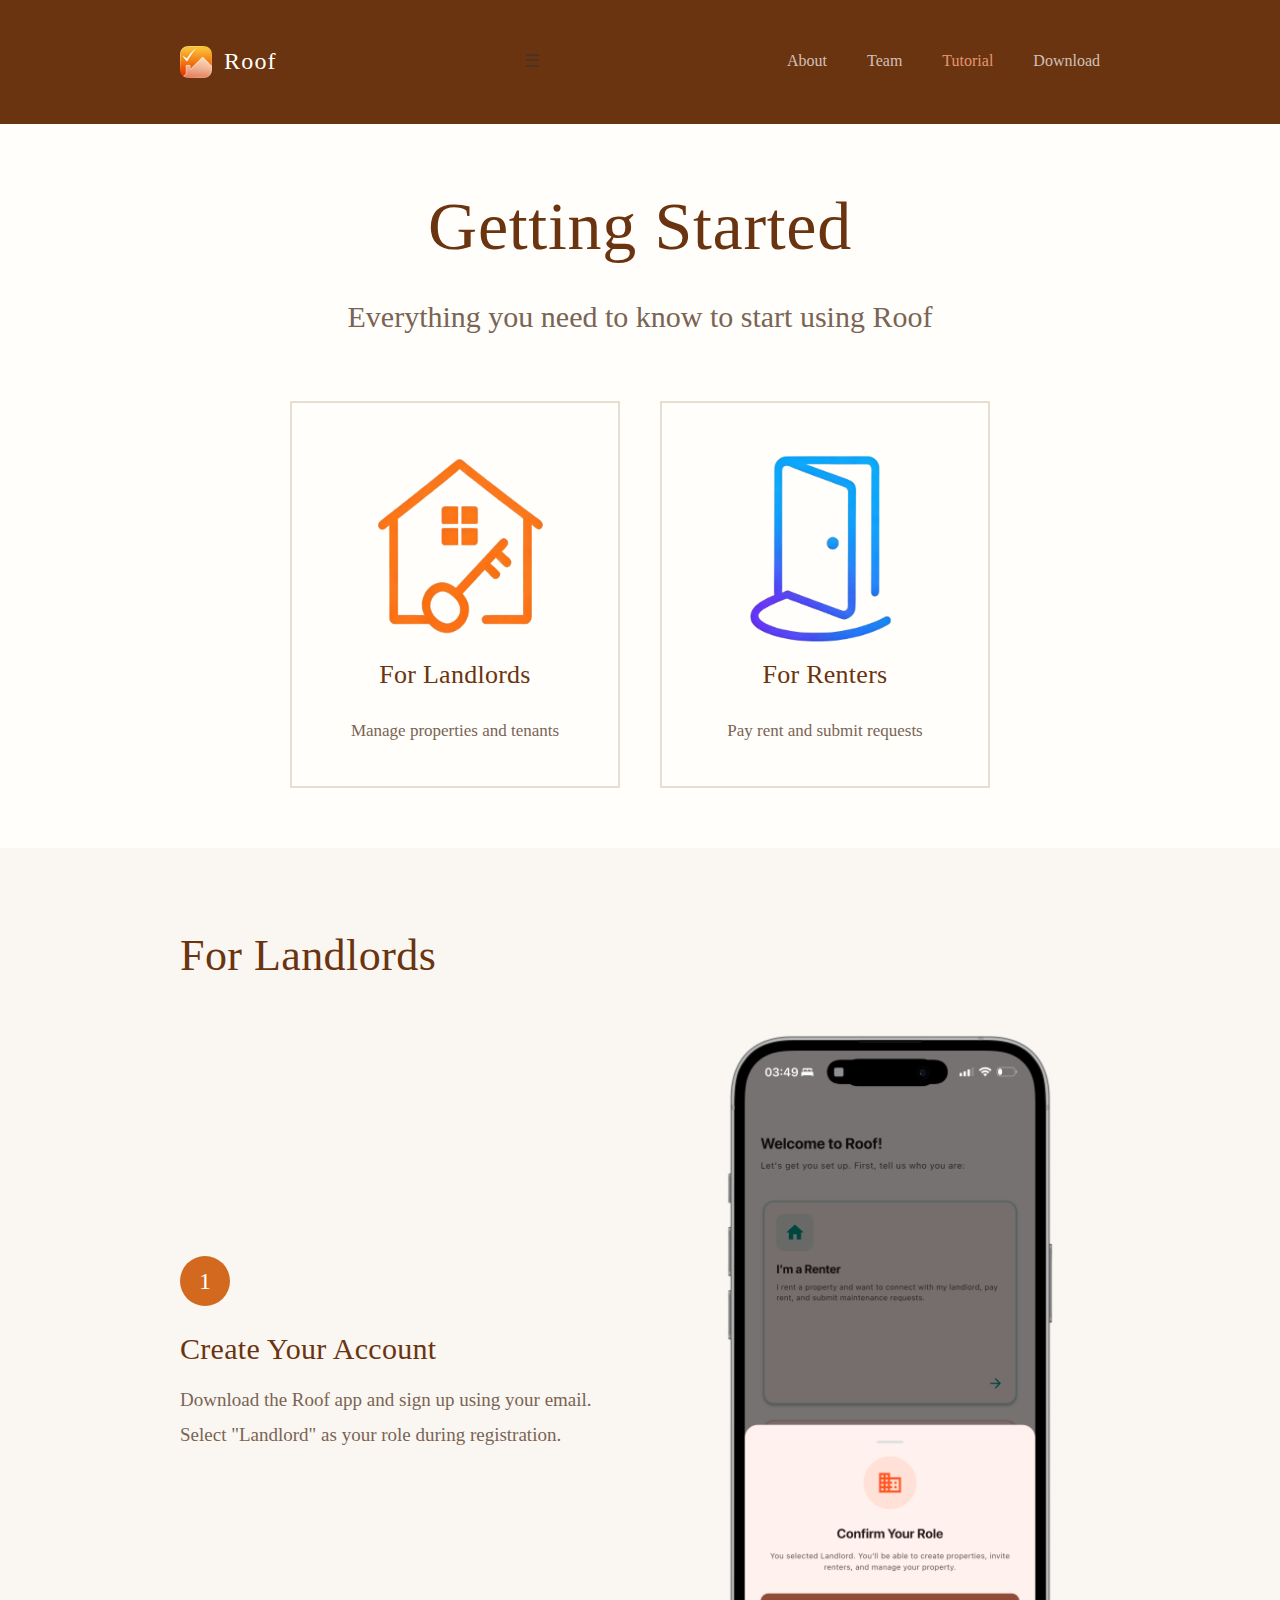
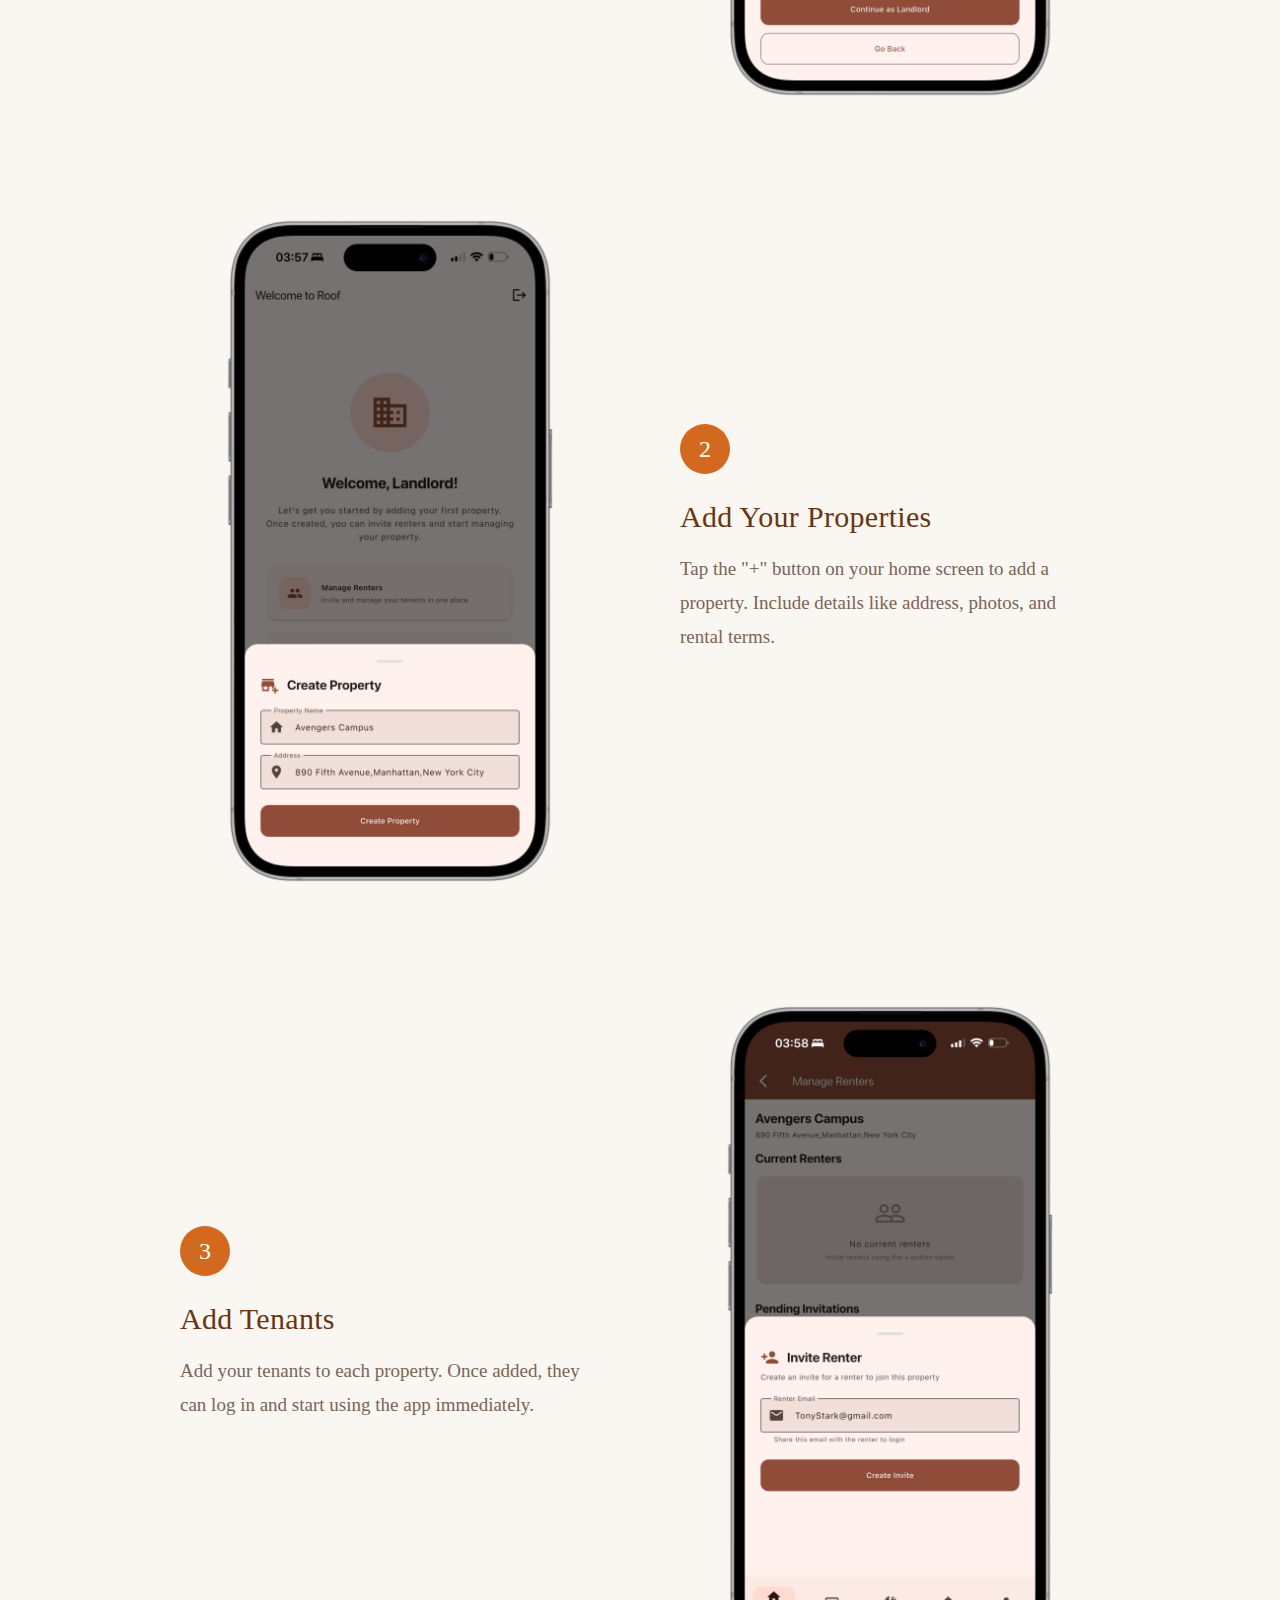
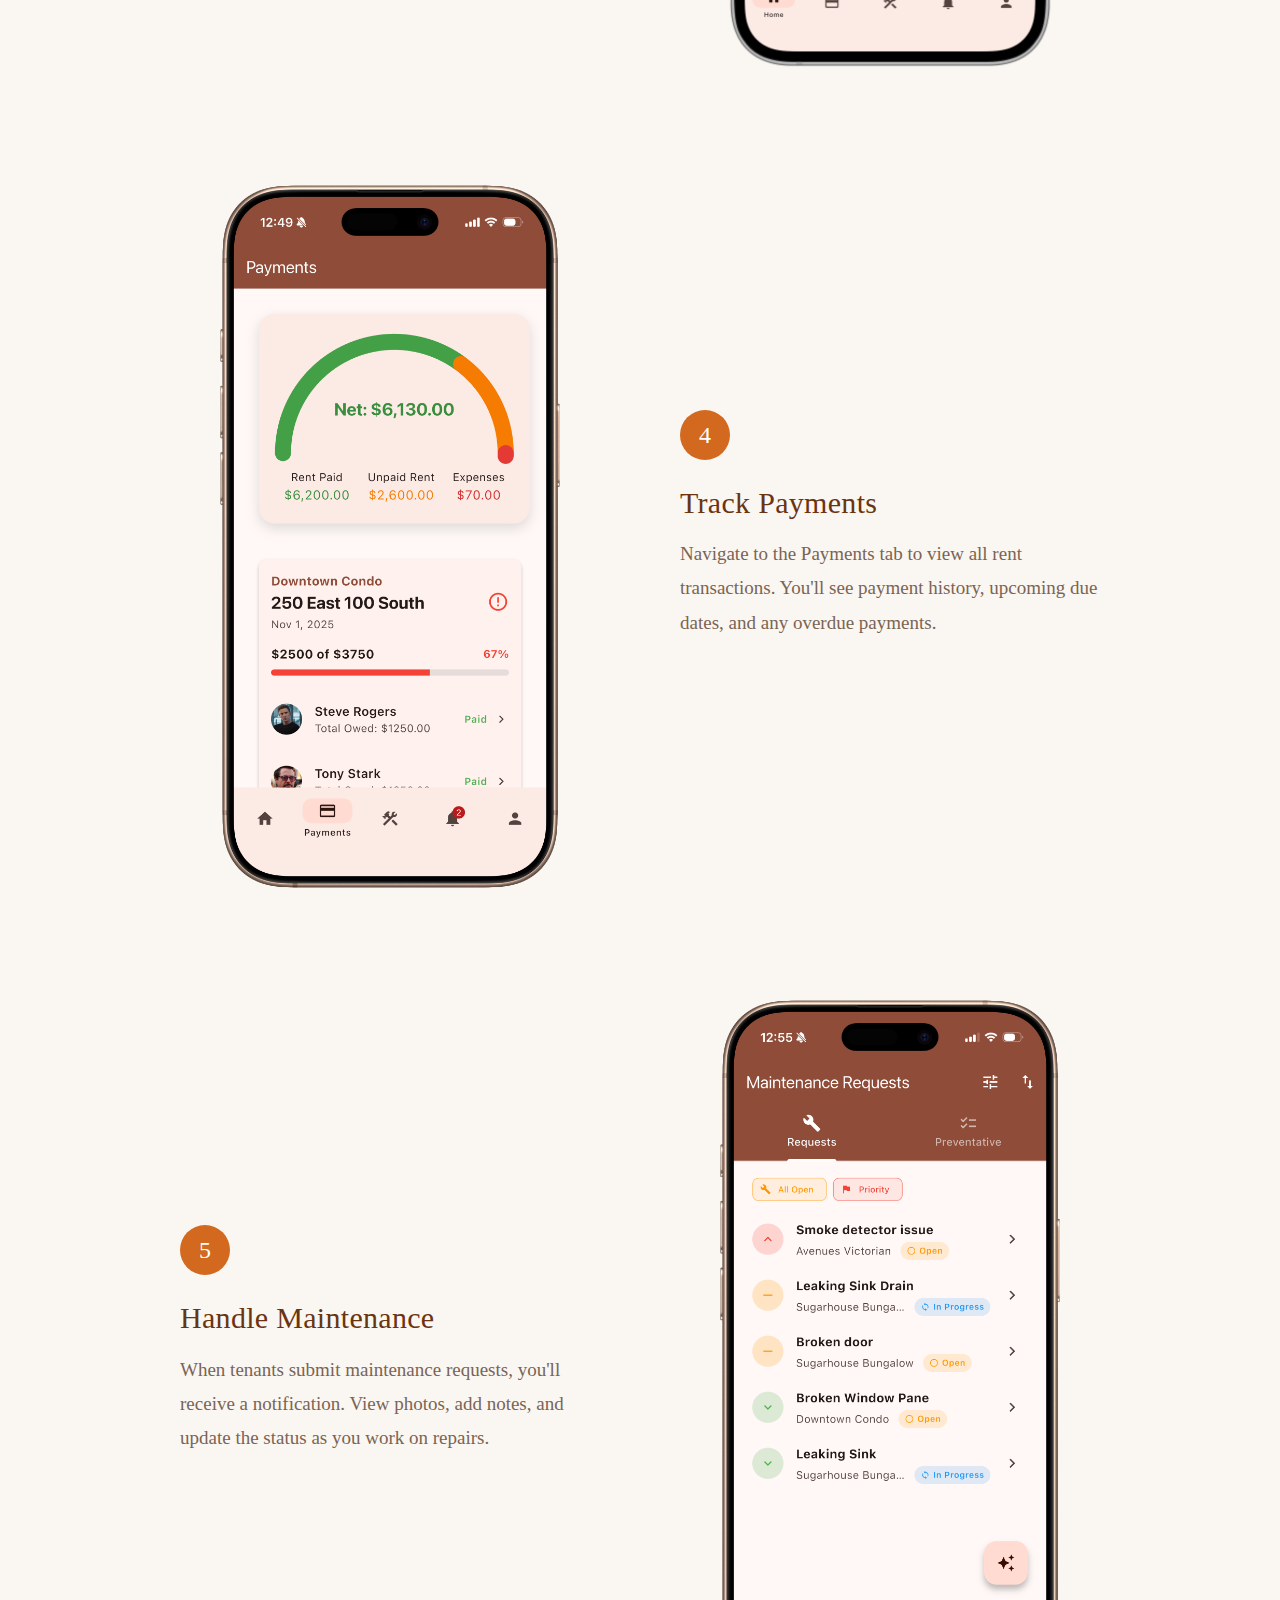
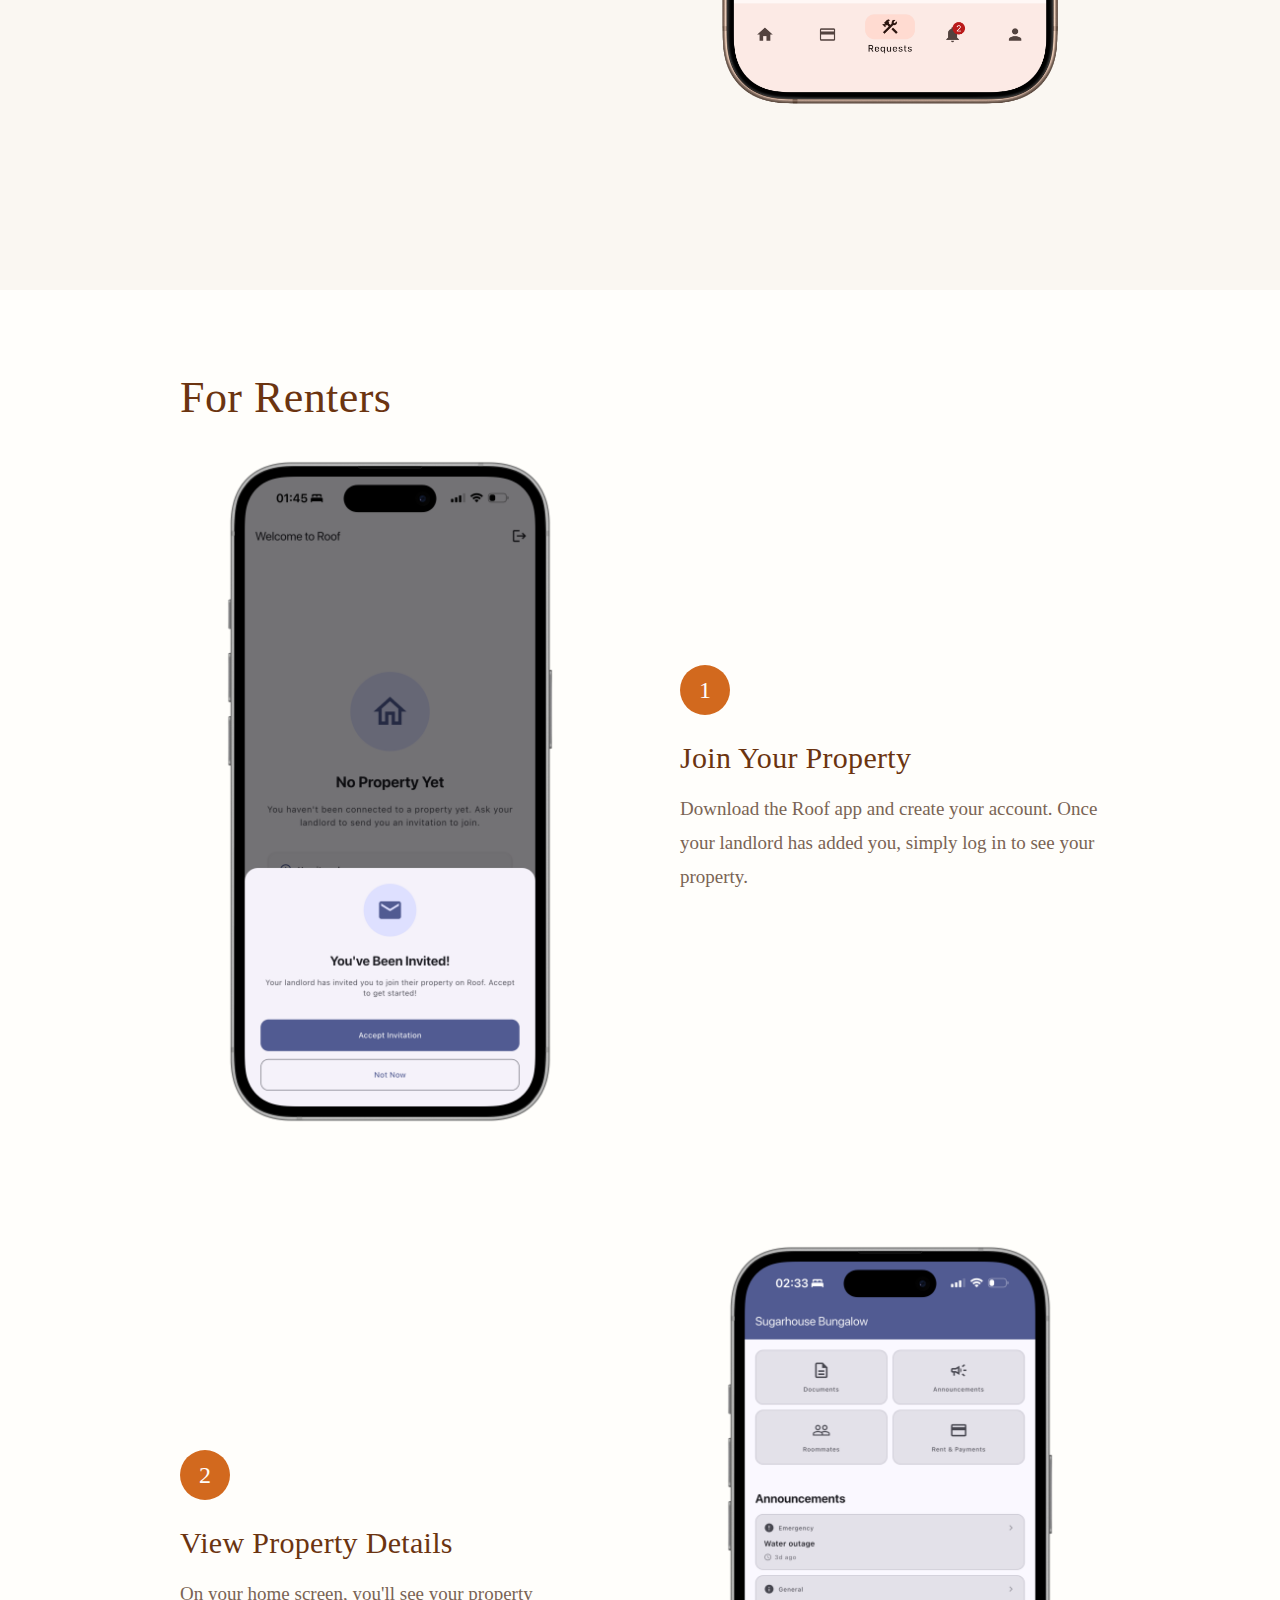
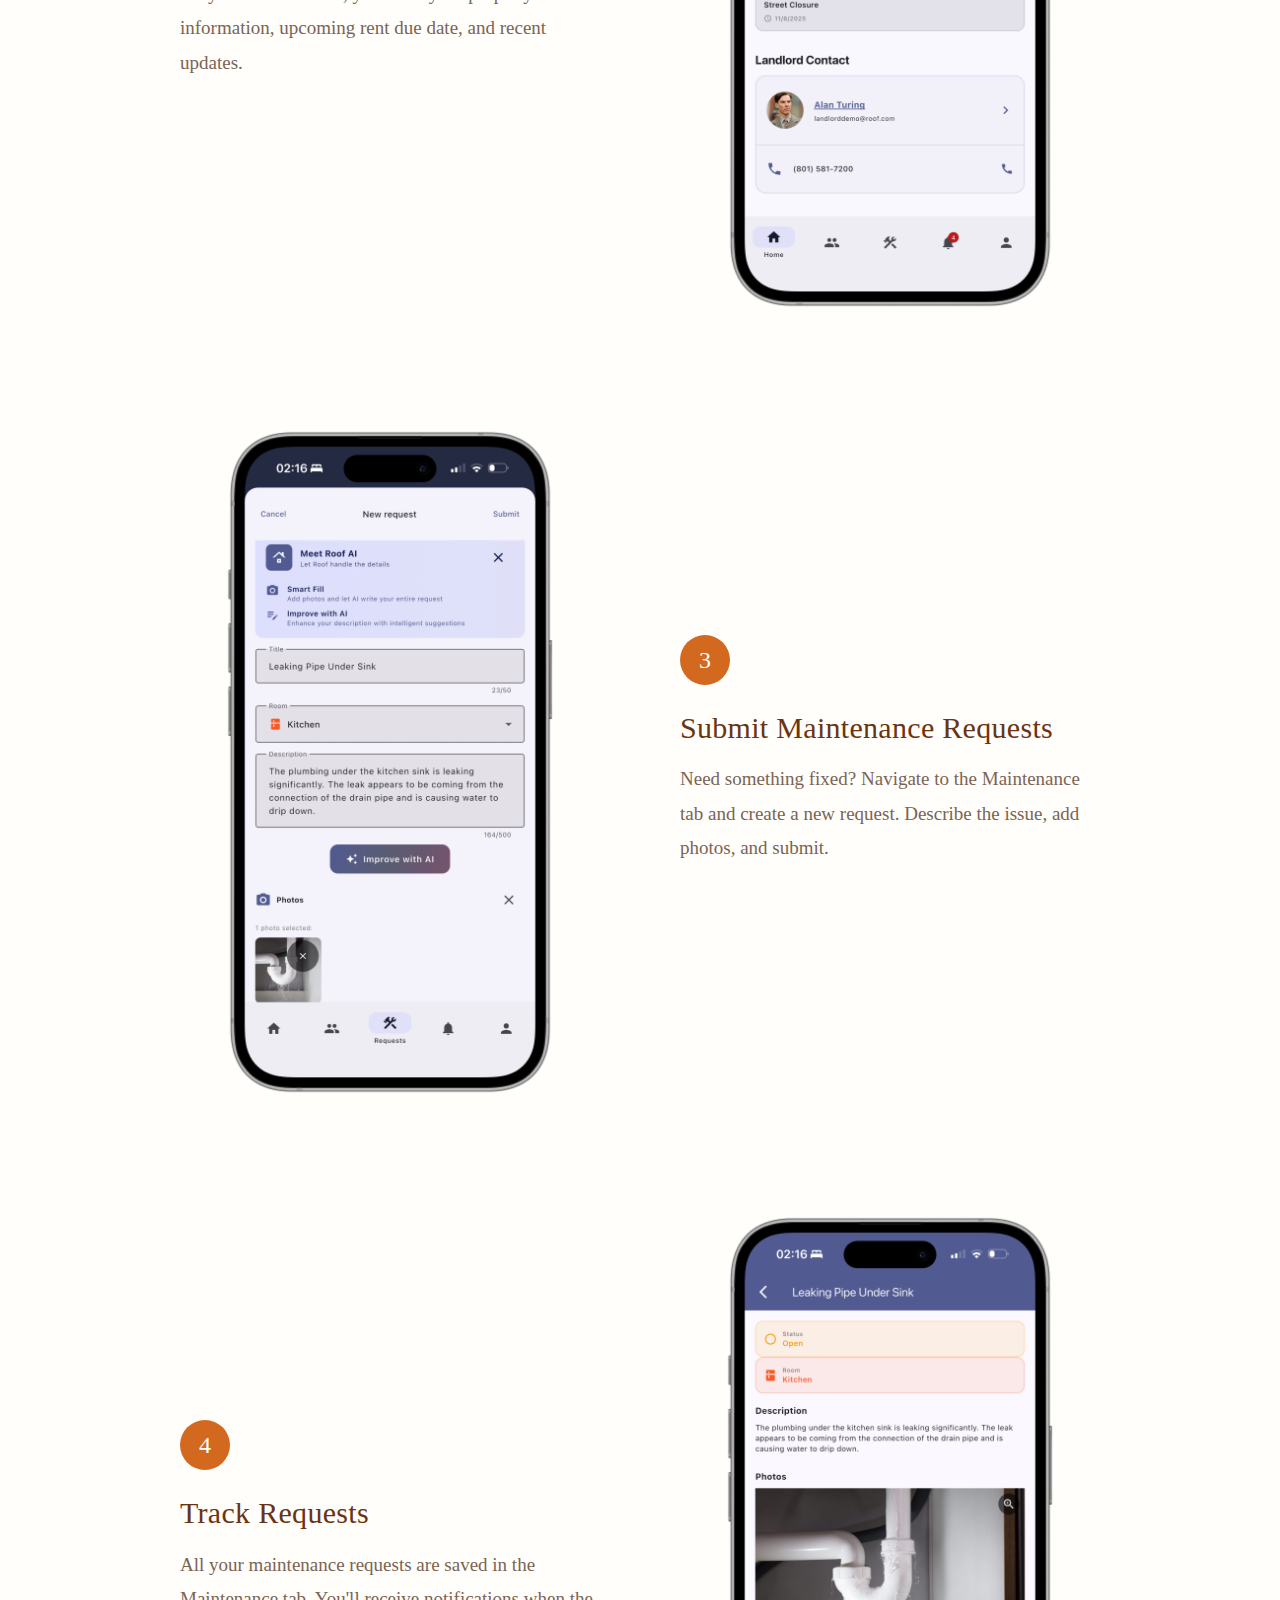
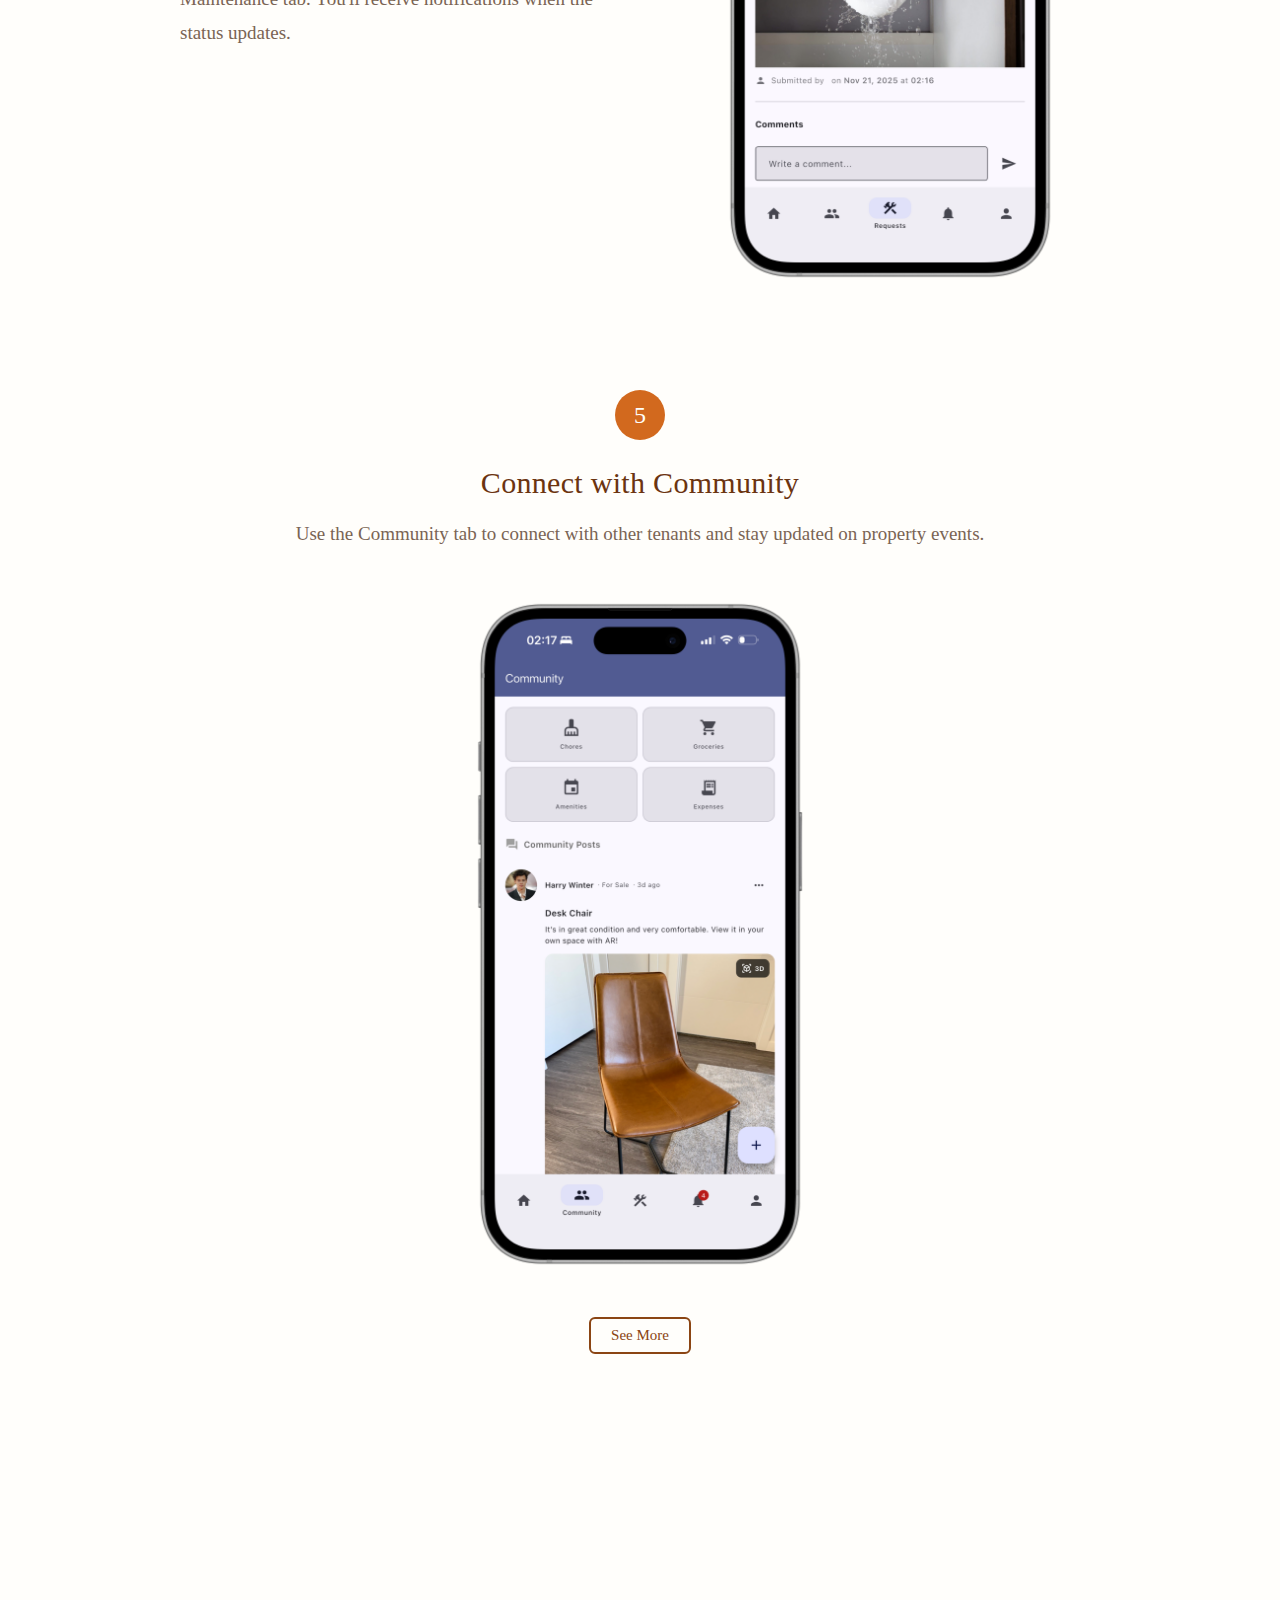
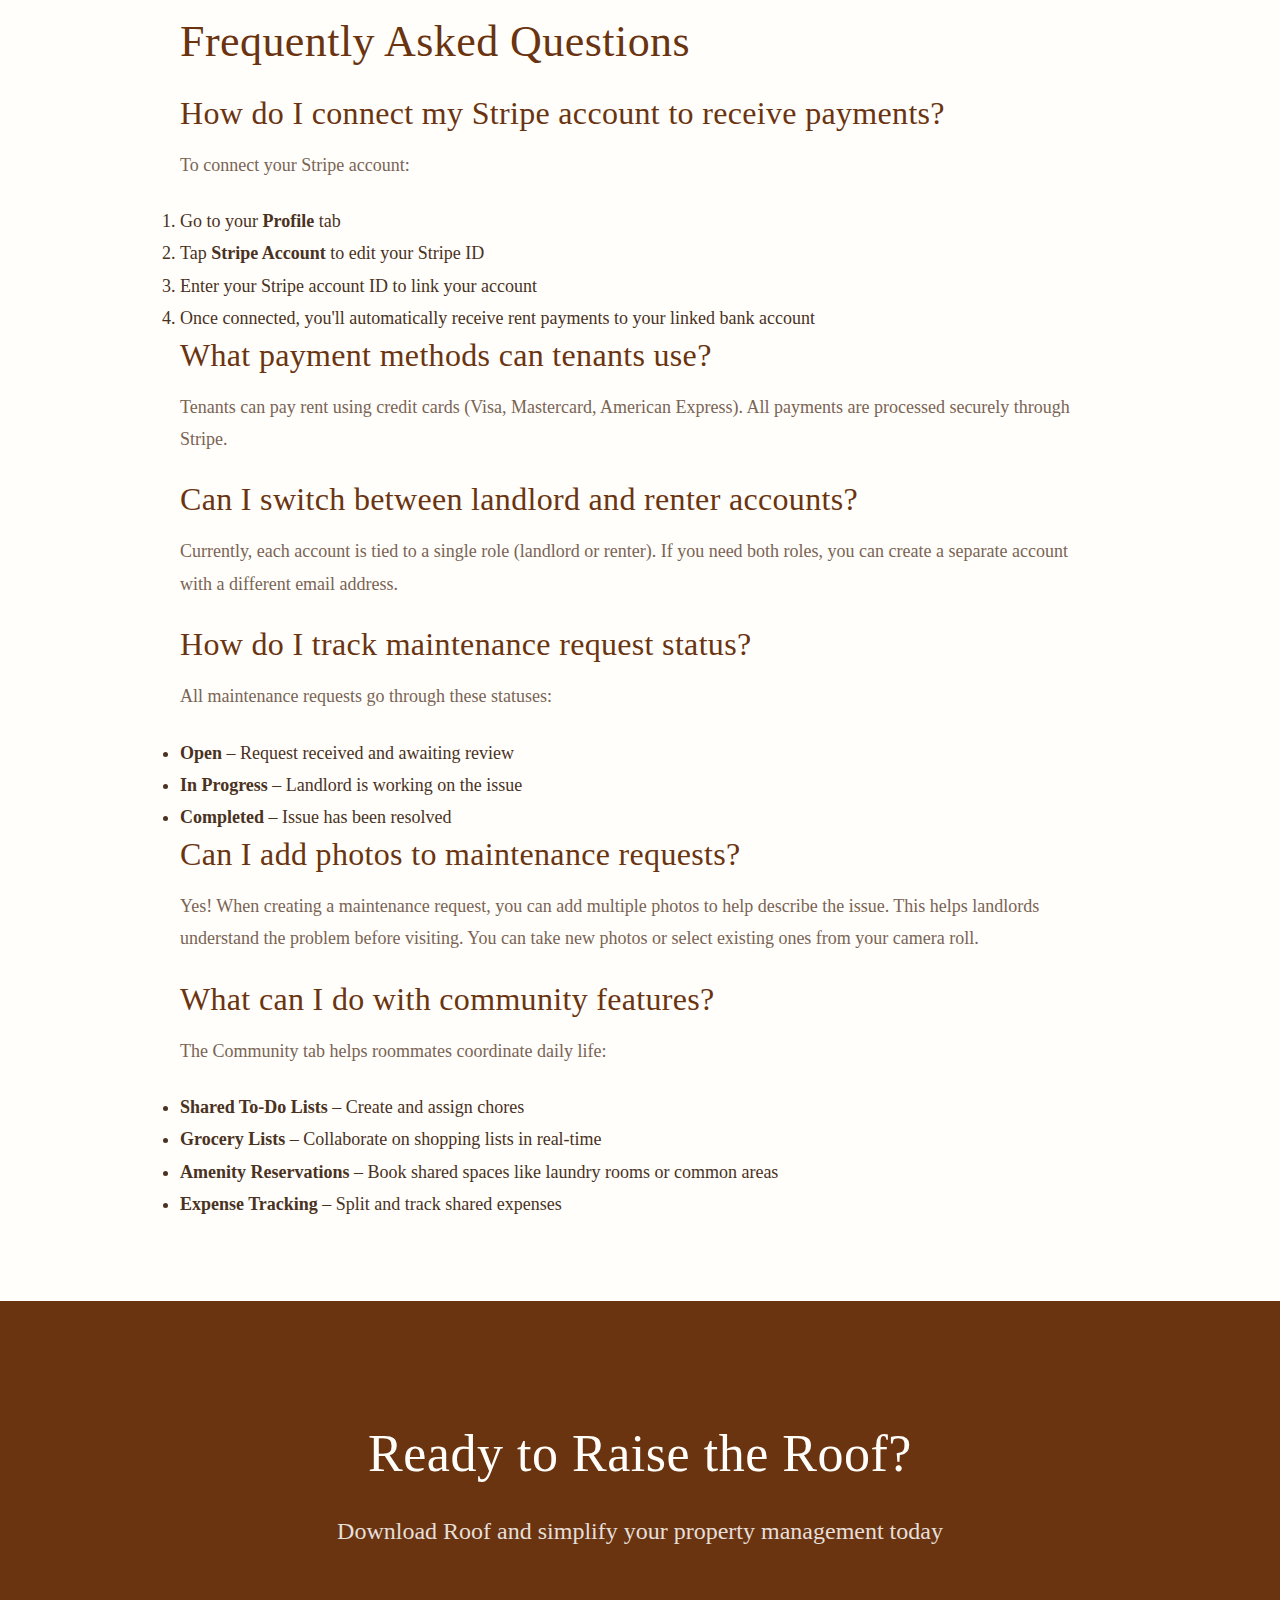
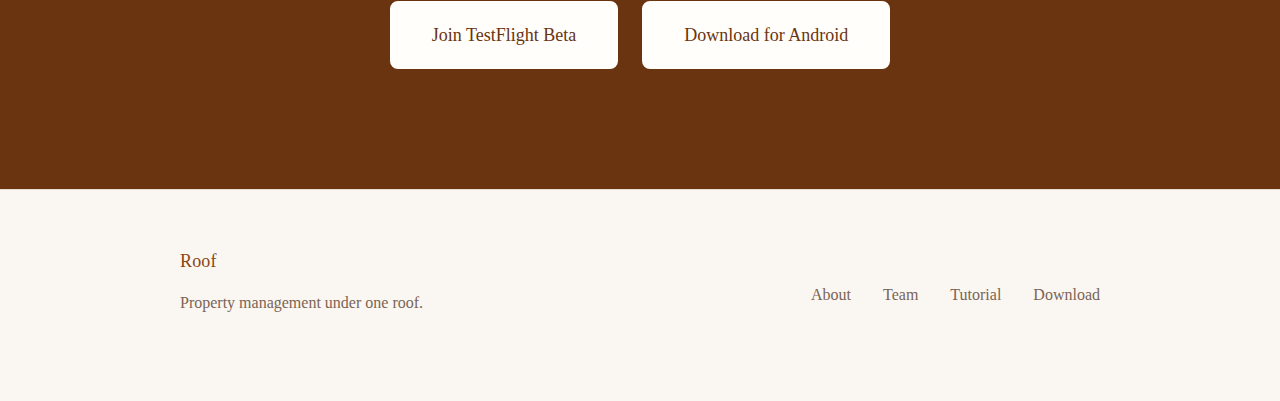
<file: docs/tutorial.html>
<!DOCTYPE html>
<html lang="en">

<head>
    <meta charset="UTF-8">
    <meta name="viewport" content="width=device-width, initial-scale=1.0">
    <title>Tutorial - Roof</title>
    <meta name="description" content="Learn how to use Roof for property management. Step-by-step guides for landlords and renters.">
    <link rel="icon" type="image/png" href="images/roof-icon.png" media="(prefers-color-scheme: light)">
    <link rel="icon" type="image/png" href="images/roof-icon-dark.png" media="(prefers-color-scheme: dark)">
    <link rel="stylesheet" href="style.css">

    <style>
        /* Base styles for step images */
        .step-image-container img {
            width: 100%;
            height: auto;
            border-radius: 12px;
            box-shadow: none;
            background: transparent; /* Ensures no background */
            border: none; /* Ensures no border */
        }
        
        .step-image-container {
            background: transparent; /* Ensures container has no background */
        }

        /* Desktop Zig-Zag Layout */
        @media (min-width: 900px) {
            .tutorial-steps {
                max-width: 100%; /* Allow full width of container */
            }

            .step-card {
                display: flex;
                align-items: center;
                justify-content: space-between;
                gap: 80px;
                max-width: 100%; /* Override the small card width */
                margin-bottom: 100px;
            }

            .step-content {
                flex: 1;
                order: 1;
            }

            .step-image-container {
                flex: 1;
                order: 2;
                display: flex;
                justify-content: center;
            }

            .step-image-container picture {
                width: 100%;
                max-width: 350px; /* Control phone screenshot size */
            }

            /* Alternating Logic: Even numbered children flip */
            .step-card:nth-child(even) {
                flex-direction: row-reverse; /* Flips the order */
            }

            /* Community Section Special Handling */
            .step-card.community-step {
                display: block; /* Keep community section stacked */
                max-width: 800px;
                margin: 0 auto 100px;
            }
            
            .step-card.community-step .step-content {
                text-align: center;
            }
            
            .step-card.community-step .step-image-container {
                margin: 40px auto;
            }
        }

        /* Dark Mode Adjustments for local styles */
        @media (prefers-color-scheme: dark) {
            .step-image-container img {
                box-shadow: 0 15px 40px rgba(0, 0, 0, 0.4);
            }
        }
    </style>
</head>

<body>
    <nav class="nav">
        <div class="container">
            <div class="nav-content">
                <a href="index.html" class="logo">
                    <picture>
                        <source srcset="images/roof-icon-dark.png" media="(prefers-color-scheme: dark)">
                        <img src="images/roof-icon.png" alt="Roof icon" class="logo-icon">
                    </picture>
                    Roof
                </a>

                <div class="hamburger">&#9776;</div>

                <div class="nav-links">
                    <a href="index.html">About</a>
                    <a href="team.html">Team</a>
                    <a href="tutorial.html" class="active">Tutorial</a>
                    <a href="index.html#download">Download</a>
                </div>
            </div>
        </div>
    </nav>

    <section class="page-hero">
        <div class="container">
            <h1 class="page-title">Getting Started</h1>
            <p class="page-subtitle">Everything you need to know to start using Roof</p>

            <div class="tutorial-selector">
                <a href="#landlords" class="tutorial-selector-btn">
                    <div class="tutorial-btn-image">
                        <img src="images/landlordButton.png" alt="Landlord">
                    </div>
                    <h3>For Landlords</h3>
                    <p>Manage properties and tenants</p>
                </a>
                <a href="#renters" class="tutorial-selector-btn">
                    <div class="tutorial-btn-image">
                        <img src="images/RenterButton.png" alt="Renter">
                    </div>
                    <h3>For Renters</h3>
                    <p>Pay rent and submit requests</p>
                </a>
            </div>
        </div>
    </section>

    <section id="landlords" class="tutorial-section">
        <div class="container">
            <h2 class="section-title">For Landlords</h2>

            <div class="tutorial-steps">
                <div class="step-card">
                    <div class="step-content">
                        <div class="step-number">1</div>
                        <h3>Create Your Account</h3>
                        <p>Download the Roof app and sign up using your email. Select "Landlord" as your role during
                            registration.</p>
                    </div>
                    <div class="step-image-container">
                        <picture>
                            <img src="images/Create_Your_Account_Landlord.png" alt="Landlord signup screen">
                        </picture>
                    </div>
                </div>

                <div class="step-card">
                    <div class="step-content">
                        <div class="step-number">2</div>
                        <h3>Add Your Properties</h3>
                        <p>Tap the "+" button on your home screen to add a property. Include details like address,
                            photos, and rental terms.</p>
                    </div>
                    <div class="step-image-container">
                        <picture>
                            <img src="images/Add_Your_Properties.png" alt="Add property screen">
                        </picture>
                    </div>
                </div>

                <div class="step-card">
                    <div class="step-content">
                        <div class="step-number">3</div>
                        <h3>Add Tenants</h3>
                        <p>Add your tenants to each property. Once added, they can log in and start using the app immediately.</p>
                    </div>
                    <div class="step-image-container">
                        <picture>
                            <img src="images/Invite_Tenants.png" alt="Invite tenants screen">
                        </picture>
                    </div>
                </div>

                <div class="step-card">
                    <div class="step-content">
                        <div class="step-number">4</div>
                        <h3>Track Payments</h3>
                        <p>Navigate to the Payments tab to view all rent transactions. You'll see payment history,
                            upcoming due dates, and any overdue payments.</p>
                    </div>
                    <div class="step-image-container">
                        <picture>
                            <source srcset="images/payments-dark.png" media="(prefers-color-scheme: dark)">
                            <img src="images/payments.png" alt="Payments dashboard">
                        </picture>
                    </div>
                </div>

                <div class="step-card">
                    <div class="step-content">
                        <div class="step-number">5</div>
                        <h3>Handle Maintenance</h3>
                        <p>When tenants submit maintenance requests, you'll receive a notification. View photos, add notes,
                            and update the status as you work on repairs.</p>
                    </div>
                    <div class="step-image-container">
                        <picture>
                            <source srcset="images/MR-list-dark.png" media="(prefers-color-scheme: dark)">
                            <img src="images/MR-list.png" alt="Maintenance dashboard">
                        </picture>
                    </div>
                </div>
            </div>
        </div>
    </section>

    <section id="renters" class="tutorial-section alt">
        <div class="container">
            <h2 class="section-title">For Renters</h2>

                <div class="step-card">
                    <div class="step-content">
                        <div class="step-number">1</div>
                        <h3>Join Your Property</h3>
                        <p>Download the Roof app and create your account. Once your landlord has added you, simply log in to see your property.</p>
                    </div>
                    <div class="step-image-container">
                        <picture>
                            <source srcset="images/Join_Your_Property.png" media="(prefers-color-scheme: dark)">
                            <img src="images/Join_Your_Property.png" alt="Join Property">
                        </picture>
                    </div>
                </div>

                <div class="step-card">
                    <div class="step-content">
                        <div class="step-number">2</div>
                        <h3>View Property Details</h3>
                        <p>On your home screen, you'll see your property information, upcoming rent due date, and recent
                            updates.</p>
                    </div>
                    <div class="step-image-container">
                        <picture>
                            <source srcset="images\View_Property_Details_Renter.png" media="(prefers-color-scheme: dark)">
                            <img src="images\View_Property_Details_Renter.png" alt="Your Property Screen">
                        </picture>
                    </div>
                </div>

                <div class="step-card">
                    <div class="step-content">
                        <div class="step-number">3</div>
                        <h3>Submit Maintenance Requests</h3>
                        <p>Need something fixed? Navigate to the Maintenance tab and create a new request. Describe the
                            issue, add photos, and submit.</p>
                    </div>
                    <div class="step-image-container">
                        <picture>
                            <source srcset="images\Submit_Maintenance_Requests_Renter.png"
                                media="(prefers-color-scheme: dark)">
                            <img src="images\Submit_Maintenance_Requests_Renter.png" alt="Submit Maintenance Request">
                        </picture>
                    </div>
                </div>

                <div class="step-card">
                    <div class="step-content">
                        <div class="step-number">4</div>
                        <h3>Track Requests</h3>
                        <p>All your maintenance requests are saved in the Maintenance tab. You'll receive notifications
                            when the status updates.</p>
                    </div>
                    <div class="step-image-container">
                        <picture>
                            <source srcset="images\Track_Requests_Renter.png" media="(prefers-color-scheme: dark)">
                            <img src="images\Track_Requests_Renter.png" alt="Track Requests">
                        </picture>
                    </div>
                </div>

                <div class="step-card community-step">
                    <div class="step-content">
                        <div class="step-number">5</div>
                        <h3>Connect with Community</h3>
                        <p>Use the Community tab to connect with other tenants and stay updated on property events.</p>
                        
                        <div class="step-image-container">
                            <picture>
                                <source srcset="images\Connect-with_Community.png" media="(prefers-color-scheme: dark)">
                                <img src="images\Connect-with_Community.png" alt="Community">
                            </picture>
                        </div>

                        <div class="step-additional-content" id="communityAdditionalContent">
                            <h4>Community Features</h4>
                            <ul class="feature-list-detail">
                                <li>Assign chores and keep shared to-do lists up to date</li>
                                <li>Collaborate on grocery runs with live shopping lists</li>
                                <li>Reserve shared amenities without double booking</li>
                                <li>Track expenses, view healthy food reports, and sync items to the shared grocery list</li>
                            </ul>
                            <div class="community-photo-grid">
                                <figure class="community-photo">
                                    <img src="images/ToDoList&ChoreChart.png" alt="Shared to-do list">
                                    <figcaption>Shared To-Do List</figcaption>
                                </figure>
                                <figure class="community-photo">
                                    <img src="images/ShareGroceryList.png" alt="Shared grocery lists">
                                    <figcaption>Shared Grocery Lists</figcaption>
                                </figure>
                                <figure class="community-photo">
                                    <img src="images/Amenities&Reservations.png" alt="Amenities and reservations">
                                    <figcaption>Amenities & Reservations</figcaption>
                                </figure>
                                <figure class="community-photo">
                                    <img src="images/TrackExpense.png" alt="Expense details">
                                    <figcaption>Expense Details</figcaption>
                                </figure>
                            </div>
                        </div>
                        <div class="community-see-more-btn">
                            <button class="btn-see-more" id="communitySeeMoreBtn">See More</button>
                        </div>
                    </div>
                </div>
            </div>
        </div>
    </section>

    <!-- FAQ Section -->
    <section id="faq" class="faq-section">
        <div class="container">
            <h2 class="section-title">Frequently Asked Questions</h2>

            <div class="faq-list">
                <!-- Payments & Stripe -->
                <div class="faq-item">
                    <h3>How do I connect my Stripe account to receive payments?</h3>
                    <p>To connect your Stripe account:</p>
                    <ol>
                        <li>Go to your <strong>Profile</strong> tab</li>
                        <li>Tap <strong>Stripe Account</strong> to edit your Stripe ID</li>
                        <li>Enter your Stripe account ID to link your account</li>
                        <li>Once connected, you'll automatically receive rent payments to your linked bank account</li>
                    </ol>
                </div>

                <div class="faq-item">
                    <h3>What payment methods can tenants use?</h3>
                    <p>Tenants can pay rent using credit cards (Visa, Mastercard, American Express). All payments are processed securely through Stripe.</p>
                </div>

                <!-- Account & Setup -->
                <div class="faq-item">
                    <h3>Can I switch between landlord and renter accounts?</h3>
                    <p>Currently, each account is tied to a single role (landlord or renter). If you need both roles, you can create a separate account with a different email address.</p>
                </div>

                <!-- Maintenance -->
                <div class="faq-item">
                    <h3>How do I track maintenance request status?</h3>
                    <p>All maintenance requests go through these statuses:</p>
                    <ul>
                        <li><strong>Open</strong> – Request received and awaiting review</li>
                        <li><strong>In Progress</strong> – Landlord is working on the issue</li>
                        <li><strong>Completed</strong> – Issue has been resolved</li>
                    </ul>
                </div>

                <div class="faq-item">
                    <h3>Can I add photos to maintenance requests?</h3>
                    <p>Yes! When creating a maintenance request, you can add multiple photos to help describe the issue. This helps landlords understand the problem before visiting. You can take new photos or select existing ones from your camera roll.</p>
                </div>

                <!-- Community Features -->
                <div class="faq-item">
                    <h3>What can I do with community features?</h3>
                    <p>The Community tab helps roommates coordinate daily life:</p>
                    <ul>
                        <li><strong>Shared To-Do Lists</strong> – Create and assign chores</li>
                        <li><strong>Grocery Lists</strong> – Collaborate on shopping lists in real-time</li>
                        <li><strong>Amenity Reservations</strong> – Book shared spaces like laundry rooms or common areas</li>
                        <li><strong>Expense Tracking</strong> – Split and track shared expenses</li>
                    </ul>
                </div>

            </div>
        </div>
    </section>

    <section class="cta">
        <div class="container">
            <div class="cta-content">
                <h2>Ready to Raise the Roof?</h2>
                <p>Download Roof and simplify your property management today</p>
                <div class="download-buttons">
                    <a href="https://testflight.apple.com/join/YNEKXPEj" 
                    class="btn btn-primary btn-large" 
                    target="_blank" 
                    rel="noopener noreferrer">
                    Join TestFlight Beta
                    </a>

                    <a href="https://drive.google.com/drive/folders/1TojejftaxAUIUoE_wD7cv5zmzA2aaxBh?usp=sharing" 
                    class="btn btn-primary btn-large" 
                    target="_blank" 
                    rel="noopener noreferrer">
                    Download for Android
                    </a>
                </div>
            </div>
        </div>
    </section>

    <footer class="footer">
        <div class="container">
            <div class="footer-content">
                <div class="footer-section">
                    <h4>Roof</h4>
                    <p>Property management under one roof.</p>
                </div>
                <nav class="footer-nav">
                    <a href="index.html">About</a>
                    <a href="team.html">Team</a>
                    <a href="tutorial.html">Tutorial</a>
                    <a href="index.html#download">Download</a>
                </nav>
            </div>
        </div>
    </footer>

    <script>
        // Hamburger Menu Logic
        const hamburger = document.querySelector('.hamburger');
        const navLinks = document.querySelector('.nav-links');
        const links = document.querySelectorAll('.nav-links a');

        // Toggle menu
        hamburger.addEventListener('click', () => {
            navLinks.classList.toggle('show');
            
            // Change icon from ☰ to ✕
            if (navLinks.classList.contains('show')) {
                hamburger.innerHTML = '&#10005;'; // X symbol
            } else {
                hamburger.innerHTML = '&#9776;'; // Hamburger symbol
            }
        });

        // Close menu when a link is clicked
        links.forEach(link => {
            link.addEventListener('click', () => {
                navLinks.classList.remove('show');
                hamburger.innerHTML = '&#9776;';
            });
        });

        // Close menu when clicking outside
        document.addEventListener('click', (e) => {
            if (!navLinks.contains(e.target) && !hamburger.contains(e.target)) {
                navLinks.classList.remove('show');
                hamburger.innerHTML = '&#9776;';
            }
        });

        // Community "See More" Logic
        document.addEventListener('DOMContentLoaded', function () {
            const communitySeeMoreBtn = document.getElementById('communitySeeMoreBtn');
            const communityAdditionalContent = document.getElementById('communityAdditionalContent');

            if (communitySeeMoreBtn && communityAdditionalContent) {
                communitySeeMoreBtn.addEventListener('click', function () {
                    if (communityAdditionalContent.classList.contains('visible')) {
                        // Hide content
                        communityAdditionalContent.classList.remove('visible');
                        communitySeeMoreBtn.textContent = 'See More';
                    } else {
                        // Show content
                        communityAdditionalContent.classList.add('visible');
                        communitySeeMoreBtn.textContent = 'See Less';
                    }
                });
            }
        });
    </script>
</body>
</html>
</file>
<file: docs/style.css>
* {
    margin: 0;
    padding: 0;
    box-sizing: border-box;
}

:root {
    /* Warm Autumnal Color Palette */
    --primary: #8B4513;
    /* Warm saddle brown */
    --primary-dark: #6B3410;
    /* Deep chocolate brown */
    --accent: #D2691E;
    /* Burnt orange/terracotta */
    --accent-light: #E6956F;
    /* Light terracotta */

    /* Text colors */
    --text-primary: #4A3222;
    /* Warm dark brown */
    --text-secondary: #7A6454;
    /* Warm medium brown */
    --text-light: #9B8878;
    /* Warm light brown */

    /* Neutrals with warm undertones */
    --border: #E8DDD1;
    /* Warm cream border */
    --bg-warm: #FAF7F2;
    /* Warm off-white */
    --bg-accent: #FFF8F0;
    /* Peachy cream */
    --white: #FFFEFB;
    /* Warm white */

    /* Spacing - condensed */
    --container-width: 1000px;
    --section-padding: 80px;
    --gap-large: 60px;
    --gap-medium: 40px;
    --gap-small: 20px;
}

/* Dark Mode Color Palette */
@media (prefers-color-scheme: dark) {
    :root {
        /* Warm Dark Mode Palette */
        --primary: #F4A460;
        /* Sandy brown - brighter for better visibility */
        --primary-dark: #D2691E;
        /* Burnt orange */
        --accent: #F4B896;
        /* Light peachy orange */
        --accent-light: #FFD4B3;
        /* Very light peach */

        /* Dark mode text colors - High contrast */
        --text-primary: #F5EDE3;
        /* Very light warm cream for primary text */
        --text-secondary: #D9C9BA;
        /* Lighter warm beige for secondary */
        --text-light: #B8A89A;
        /* Medium warm brown */

        /* Dark mode backgrounds */
        --border: #3D3028;
        /* Dark warm border */
        --bg-warm: #1A1410;
        /* Very dark warm brown */
        --bg-accent: #252018;
        /* Dark brown with warmth */
        --white: #0F0D0A;
        /* Almost black with brown tint */
    }
}

html {
    scroll-behavior: smooth;
}

body {
    /* Changed to serif fonts */
    font-family: Georgia, 'Times New Roman', 'Palatino Linotype', 'Book Antiqua', Palatino, serif;
    line-height: 1.8;
    color: var(--text-primary);
    background: var(--white);
    font-size: 18px;
}

.container {
    max-width: var(--container-width);
    margin: 0 auto;
    padding: 0 40px;
}

section {
    padding: var(--section-padding) 0;
}

/* ===================================
   Typography
   =================================== */

h1,
h2,
h3,
h4,
h5,
h6 {
    /* Elegant serif font for headings */
    font-family: 'Garamond', 'Georgia', 'Baskerville', 'Palatino Linotype', 'Times New Roman', serif;
    font-weight: 500;
    line-height: 1.25;
    color: var(--primary-dark);
    letter-spacing: 0.01em;
}

h1 {
    font-size: 4.25rem;
    margin-bottom: 2rem;
    font-weight: 400;
}

h2 {
    font-size: 3.25rem;
    margin-bottom: 1.5rem;
    font-weight: 400;
}

h3 {
    font-size: 2rem;
    margin-bottom: 1rem;
    font-weight: 500;
}

p {
    margin-bottom: 1.5rem;
    color: var(--text-secondary);
    line-height: 1.8;
    font-size: 1.125rem;
}

a {
    color: var(--primary);
    text-decoration: none;
}

/* ===================================
   Navigation
   =================================== */

.nav {
    padding: var(--gap-medium) 0;
    background: var(--primary-dark);
    border-bottom: 1px solid var(--primary-dark);
}

.nav-content {
    display: flex;
    justify-content: space-between;
    align-items: center;
}

.logo {
    font-family: 'Garamond', 'Georgia', serif;
    font-size: 1.5rem;
    font-weight: 400;
    color: var(--white);
    display: flex;
    align-items: center;
    gap: 12px;
    letter-spacing: 0.05em;
}

.logo-icon {
    height: 32px;
    width: 32px;
    object-fit: contain;
}

.nav-links {
    display: flex;
    gap: 2.5rem;
}

.nav-links a {
    color: rgba(255, 255, 255, 0.7);
    font-size: 1rem;
    position: relative;
    transition: color 0.2s ease;
}

.nav-links a:hover,
.nav-links a.active {
    color: var(--accent-light);
}

/* ===================================
   Buttons
   =================================== */

.btn {
    display: inline-block;
    padding: 16px 36px;
    border: 2px solid var(--primary);
    background: var(--white);
    color: var(--primary);
    font-size: 1.125rem;
    font-weight: 400;
    text-align: center;
    cursor: pointer;
    transition: all 0.2s ease;
    border-radius: 8px;
    font-family: Georgia, serif;
}

.btn:hover {
    background: var(--primary);
    color: var(--white);
    transform: translateY(-2px);
    box-shadow: 0 8px 20px rgba(0, 0, 0, 0.1);
}

.btn-primary {
    background: var(--primary);
    color: var(--white);
    border-color: var(--primary);
}

.btn-primary:hover {
    background: var(--primary-dark);
    border-color: var(--primary-dark);
}

.btn-large {
    padding: 20px 48px;
    font-size: 1.25rem;
}

/* ===================================
   Hero Section
   =================================== */

.hero {
    padding: 80px 0 60px;
    display: flex;
    align-items: center;
}

.hero .container {
    max-width: var(--container-width);
}

.hero-grid {
    display: grid;
    grid-template-columns: 1fr 400px;
    gap: var(--gap-large);
    align-items: center;
}

.hero-content {
    max-width: 600px;
}

.hero-title {
    font-size: 4rem;
    font-weight: 400;
    line-height: 1.15;
    margin-bottom: 1.5rem;
    color: var(--primary-dark);
    letter-spacing: 0.005em;
}

.hero-subtitle {
    font-size: 1.375rem;
    color: var(--text-secondary);
    margin-bottom: 0;
    line-height: 1.7;
}

.hero-buttons {
    display: flex;
    gap: 1rem;
}

.hero-image {
    width: 100%;
    display: flex;
    justify-content: center;
    align-items: center;
}

.hero-image img,
.hero-image .screenshot-placeholder {
    max-width: 400px;
    width: 100%;
}

.phone-mockup {
    max-width: 400px;
    margin: 0 auto;
    border: 1px solid var(--border);
    padding: 20px;
    background: var(--bg-warm);
}

.phone-screen {
    background: var(--white);
    border: 1px solid var(--border);
    aspect-ratio: 9 / 19.5;
}

.app-preview {
    padding: 20px;
}

.preview-header {
    height: 50px;
    background: var(--accent-light);
    border: 1px solid var(--border);
    margin-bottom: 16px;
}

.preview-card {
    height: 80px;
    background: var(--bg-warm);
    border: 1px solid var(--border);
    margin-bottom: 12px;
}

.gradient-text {
    color: var(--accent);
}

/* ===================================
   Section Styles
   =================================== */

.section-title {
    font-size: 2.75rem;
    margin-bottom: 1.5rem;
    font-weight: 400;
    letter-spacing: 0.01em;
}

.section-subtitle {
    font-size: 1.375rem;
    color: var(--text-secondary);
    margin-bottom: var(--gap-large);
    line-height: 1.7;
}

/* ===================================
   Features Section
   =================================== */

.features {
    padding: var(--section-padding) 0;
}

.features-split {
    display: grid;
    grid-template-columns: repeat(2, 1fr);
    gap: var(--gap-large);
    margin-top: var(--gap-large);
}

.feature-column {
    padding: 0;
}

.feature-column-title {
    font-size: 2rem;
    margin-bottom: var(--gap-medium);
    font-weight: 400;
    color: var(--primary-dark);
    text-align: center;
}

.feature-list {
    display: flex;
    flex-direction: column;
    gap: var(--gap-medium);
}

.feature-item {
    padding: 0;
}

.feature-item h4 {
    font-size: 1.375rem;
    margin-bottom: 0.5rem;
    font-weight: 500;
    color: var(--primary);
}

.feature-item p {
    color: var(--text-secondary);
    font-size: 1.0625rem;
    line-height: 1.75;
    margin: 0;
}

/* ===================================
   CTA Section
   =================================== */

.cta {
    background: var(--primary-dark);
    text-align: center;
    padding: 120px 0;
}

.cta-content h2 {
    color: var(--white);
    font-size: 3.25rem;
    margin-bottom: 1.5rem;
}

.cta-content p {
    color: rgba(255, 255, 255, 0.85);
    font-size: 1.5rem;
    margin-bottom: 3rem;
}

.download-buttons {
    display: flex;
    gap: 1.5rem;
    justify-content: center;
    flex-wrap: wrap;
}

.download-buttons .btn {
    background: var(--white);
    color: var(--primary-dark);
    border-color: var(--white);
    font-size: 1.125rem;
    padding: 16px 40px;
}

.download-buttons .btn:hover {
    background: var(--accent-light);
    border-color: var(--accent-light);
    color: var(--white);
}

/* ===================================
   Footer
   =================================== */

.footer {
    background: var(--bg-warm);
    border-top: 1px solid var(--border);
    padding: var(--gap-large) 0;
}

.footer-content {
    display: flex;
    justify-content: space-between;
    align-items: center;
    gap: var(--gap-medium);
}

.footer-section h4 {
    color: var(--primary);
    margin-bottom: 1rem;
    font-size: 1.125rem;
    font-weight: 500;
}

.footer-section p {
    color: var(--text-secondary);
    font-size: 1rem;
}

.footer-nav {
    display: flex;
    gap: 2rem;
}

.footer-nav a {
    color: var(--text-secondary);
    font-size: 1rem;
    transition: color 0.2s ease;
}

.footer-nav a:hover {
    color: var(--accent);
}

/* ===================================
   Page Hero (About & Tutorial)
   =================================== */

.page-hero {
    padding: var(--gap-large) 0;
    text-align: center;
}

.page-title {
    font-size: 4.25rem;
    font-weight: 400;
    margin-bottom: 1.5rem;
    letter-spacing: 0.01em;
}

.page-subtitle {
    font-size: 1.875rem;
    color: var(--text-secondary);
    max-width: 800px;
    margin: 0 auto;
    line-height: 1.6;
}

#features .section-title {
    text-align: center;
}

/* Tutorial Selector */
.tutorial-selector {
    display: grid;
    grid-template-columns: repeat(2, 1fr);
    gap: var(--gap-medium);
    max-width: 700px;
    margin: var(--gap-large) auto 0;
}

.tutorial-selector-btn {
    background: var(--white);
    border: 2px solid var(--border);
    padding: var(--gap-medium);
    text-align: center;
    text-decoration: none;
    transition: all 0.2s ease;
    display: flex;
    flex-direction: column;
    align-items: center;
    gap: 1rem;
}

.tutorial-selector-btn:hover {
    background: var(--white);
    border-color: var(--accent);
    transform: translateY(-2px);
    box-shadow: 0 4px 12px rgba(0, 0, 0, 0.1);
}

.tutorial-btn-image {
    width: 100%;
    max-width: 200px;
    height: auto;
    display: flex;
    justify-content: center;
    align-items: center;
}

.tutorial-btn-image img {
    width: 100%;
    height: auto;
    object-fit: contain;
    display: block;
}

.tutorial-selector-btn h3 {
    color: var(--primary-dark);
    margin-bottom: 0.5rem;
    font-size: 1.625rem;
    font-weight: 500;
}

.tutorial-selector-btn p {
    color: var(--text-secondary);
    font-size: 1.0625rem;
    margin: 0;
}

/* ===================================
   Story Section (About)
   =================================== */

.story {
    padding: var(--section-padding) 0;
}

.content-grid {
    display: grid;
    grid-template-columns: 1fr;
    gap: var(--gap-medium);
}

.content-text h2 {
    margin-bottom: 1.5rem;
}

.content-text p {
    margin-bottom: 1.5rem;
}

.image-placeholder,
.photo-placeholder,
.gallery-placeholder {
    background: var(--bg-warm);
    border: 1px solid var(--border);
    padding: 4rem 2rem;
    text-align: center;
    min-height: 300px;
    display: flex;
    flex-direction: column;
    justify-content: center;
    align-items: center;
}

.placeholder-icon,
.avatar-icon,
.gallery-icon {
    font-size: 3rem;
    margin-bottom: 1rem;
}

.image-placeholder p,
.photo-placeholder p,
.gallery-placeholder p {
    color: var(--text-secondary);
    font-size: 1rem;
    font-weight: 400;
}

/* ===================================
   Gallery Section (About)
   =================================== */

.gallery {
    border-top: 1px solid var(--border);
}

.gallery-grid {
    display: grid;
    grid-template-columns: repeat(3, 1fr);
    gap: var(--gap-small);
}

.gallery-item {
    overflow: hidden;
}

.gallery-placeholder {
    min-height: 250px;
}

/* ===================================
   Tutorial Sections
   =================================== */

.quick-start {
    padding: var(--section-padding) 0;
}

.tutorial-intro {
    max-width: 600px;
    margin: 0 auto var(--gap-large);
}

.tutorial-intro h2 {
    margin-bottom: 1rem;
}

/* Tutorial Steps */
.tutorial-section {
    padding: var(--section-padding) 0;
}

#landlords.tutorial-section {
    background: var(--bg-warm);
}

#renters.tutorial-section.alt {
    background: var(--white);
}

.tutorial-steps {
    max-width: 1000px;
    margin: var(--gap-medium) auto 0;
}

.step-card {
    margin-bottom: calc(var(--gap-large) * 1.5);
    background: none;
    max-width: 400px;
    padding: 0;
}

.step-number {
    display: inline-block;
    width: 50px;
    height: 50px;
    background: var(--accent);
    color: var(--white);
    text-align: center;
    line-height: 50px;
    font-size: 1.5rem;
    font-weight: 400;
    margin-bottom: 1.5rem;
    border-radius: 50%;
}

.step-content h3 {
    margin-bottom: 1rem;
    font-size: 1.875rem;
    font-weight: 500;
}

.btn-see-more {
    padding: 8px 20px;
    border: 2px solid var(--primary);
    background: var(--white);
    color: var(--primary);
    font-size: 0.9375rem;
    font-weight: 400;
    text-align: center;
    cursor: pointer;
    transition: all 0.2s ease;
    border-radius: 6px;
    font-family: Georgia, serif;
    white-space: nowrap;
}

.btn-see-more:hover {
    background: var(--primary);
    color: var(--white);
    transform: translateY(-1px);
    box-shadow: 0 4px 12px rgba(0, 0, 0, 0.1);
}

.step-content p {
    margin-bottom: 1.5rem;
    font-size: 1.1875rem;
}

.community-step {
    max-width: 100%;
}

.step-additional-content {
    display: none;
    margin-top: 1.5rem;
    padding-top: 1.5rem;
    border-top: 1px solid var(--border);
    animation: fadeIn 0.5s ease;
}

.step-additional-content.visible {
    display: block;
}

.step-additional-content h4 {
    font-size: 1.5rem;
    margin-bottom: 1rem;
    font-weight: 500;
    color: var(--primary-dark);
}

.feature-list-detail {
    list-style: none;
    margin: 1rem 0;
    padding: 0;
}

.feature-list-detail li {
    padding: 0.75rem 0;
    color: var(--text-secondary);
    line-height: 1.8;
    font-size: 1.0625rem;
    padding-left: 1.5rem;
    position: relative;
}

.feature-list-detail li::before {
    content: '→';
    position: absolute;
    left: 0;
    color: var(--accent);
    font-weight: 500;
}

@keyframes fadeIn {
    from {
        opacity: 0;
        transform: translateY(-10px);
    }

    to {
        opacity: 1;
        transform: translateY(0);
    }
}

.community-photo-grid {
    display: flex;
    gap: var(--gap-medium);
    margin-top: var(--gap-medium);
    overflow-x: auto;
    scroll-snap-type: x mandatory;
    padding-bottom: 0.5rem;
    align-items: stretch;
}

.community-photo {
    flex: 0 0 100%;
    max-width: 520px;
    display: flex;
    flex-direction: column;
    gap: 1rem;
    text-align: center;
    scroll-snap-align: start;
    background: transparent;
    border: none;
    box-shadow: none;
}

.community-photo img {
    width: 100%;
    aspect-ratio: 9 / 19.5;
    object-fit: contain;
    border-radius: 24px;
    border: none;
    box-shadow: none;
    background: transparent;
    padding: 0;
}

.community-photo figcaption {
    font-size: 1.0625rem;
    color: var(--text-secondary);
    letter-spacing: 0.03em;
}

.community-see-more-btn {
    text-align: center;
    margin-top: var(--gap-medium);
}

.step-list {
    list-style: none;
    margin: 1rem 0;
}

.step-list li {
    padding: 0.5rem 0;
    color: var(--text-secondary);
    line-height: 1.8;
}

.step-list li::before {
    content: '• ';
    color: var(--accent);
}

.step-tips {
    background: var(--bg-accent);
    padding: 1.25rem;
    border-left: 3px solid var(--accent);
    margin-top: 1rem;
}

.step-tips strong {
    color: var(--primary);
}

/* Common Features */
.common-features {
    padding: var(--section-padding) 0;
}

.features-accordion {
    max-width: 700px;
    margin: var(--gap-medium) auto 0;
}

.accordion-item {
    background: none;
    margin-bottom: var(--gap-large);
    border-bottom: 1px solid var(--border);
    padding-bottom: var(--gap-medium);
}

.accordion-header {
    padding: 0;
    cursor: pointer;
}

.accordion-header h3 {
    font-size: 1.625rem;
    margin: 0 0 1rem 0;
    font-weight: 500;
}

.accordion-content {
    padding: 0;
}

.accordion-content p {
    margin: 0;
    color: var(--text-secondary);
    font-size: 1.1875rem;
    line-height: 1.8;
}

/* ===================================
   Image Placeholders
   =================================== */

.image-placeholder {
    background: var(--bg-warm);
    border: 1px solid var(--border);
    display: flex;
    flex-direction: column;
    align-items: center;
    justify-content: center;
    padding: 3rem 2rem;
    text-align: center;
    width: 100%;
}

.image-placeholder p {
    color: var(--text-secondary);
    font-size: 1rem;
    font-weight: 400;
    margin-bottom: 0.5rem;
}

.placeholder-hint {
    color: var(--text-light);
    font-size: 0.9375rem;
}

/* App Showcase Section */
.app-showcase {
    padding: var(--section-padding) 0;
}

.app-showcase .container {
    max-width: 1400px;
}

.app-image {
    margin-top: var(--gap-medium);
}

.app-image .image-placeholder {
    min-height: 700px;
}

.app-image img {
    width: 100%;
    box-shadow: 0 20px 60px rgba(0, 0, 0, 0.15);
    border-radius: 8px;
}

/* Key Features Section */
.key-features {
    padding: var(--section-padding) 0;
    background: var(--bg-warm);
}

.key-features .section-subtitle {
    text-align: center;
    max-width: 700px;
    margin-left: auto;
    margin-right: auto;
}

.key-features-grid {
    display: flex;
    flex-direction: column;
    gap: calc(var(--gap-large) * 1.5);
    margin-top: var(--gap-large);
}

.key-feature-item {
    display: grid;
    grid-template-columns: 400px 1fr;
    gap: var(--gap-large);
    align-items: center;
}

.key-feature-item:nth-child(even) {
    grid-template-columns: 1fr 400px;
}

.key-feature-item:nth-child(even) .key-feature-image {
    order: 2;
}

.key-feature-item:nth-child(even) .key-feature-content {
    order: 1;
}

.key-feature-image {
    width: 100%;
}

.key-feature-content {
    text-align: left;
}

.key-feature-content h3 {
    font-size: 2rem;
    margin-bottom: 1rem;
    font-weight: 500;
    color: var(--primary-dark);
}

.key-feature-content p {
    font-size: 1.1875rem;
    color: var(--text-secondary);
    line-height: 1.8;
}

/* Screenshots Section */
.screenshots {
    padding: var(--section-padding) 0;
}

.screenshots .container {
    max-width: 1200px;
}

.screenshot-grid {
    display: flex;
    flex-direction: column;
    gap: var(--gap-large);
    margin-top: var(--gap-large);
}

.screenshot-item {
    display: grid;
    grid-template-columns: 400px 1fr;
    gap: var(--gap-large);
    align-items: center;
}

.screenshot-item:nth-child(even) {
    grid-template-columns: 1fr 400px;
}

.screenshot-item:nth-child(even) .screenshot-image {
    order: 2;
}

.screenshot-item:nth-child(even) .screenshot-content {
    order: 1;
}

.screenshot-image {
    width: 100%;
}

.screenshot-placeholder {
    min-height: 700px;
    max-width: 400px;
}

.screenshot-image img,
.screenshot-placeholder {
    display: block;
}

.screenshot-content {
    text-align: left;
}

.screenshot-content h3 {
    font-size: 2.25rem;
    margin-bottom: 1rem;
    font-weight: 400;
    color: var(--primary-dark);
}

.screenshot-content p {
    font-size: 1.3125rem;
    color: var(--text-secondary);
    line-height: 1.8;
}

/* Story Image */
.story-image {
    margin-top: var(--gap-large);
}

.story-image .image-placeholder {
    min-height: 500px;
}

.story-image img {
    width: 100%;
    box-shadow: 0 20px 60px rgba(0, 0, 0, 0.15);
    border-radius: 8px;
}

/* Team Section */
.team {
    padding: var(--section-padding) 0;
}

.team-grid {
    display: grid;
    grid-template-columns: 1fr;
    gap: var(--gap-large);
    margin-top: var(--gap-large);
    max-width: 900px;
    margin-left: auto;
    margin-right: auto;
}

.team-member {
    display: grid;
    grid-template-columns: 250px 1fr;
    gap: var(--gap-medium);
    align-items: start;
    background: var(--bg-warm);
    padding: var(--gap-medium);
    border-radius: 8px;
    border: 1px solid var(--border);
}

.team-photo {
    width: 250px;
}

.team-photo .image-placeholder {
    min-height: 250px;
    aspect-ratio: 1;
}

.team-photo img {
    width: 100%;
    height: auto;
    border-radius: 8px;
    border: 1px solid var(--border);
}

.team-info {
    text-align: left;
}

.team-member h3 {
    font-size: 1.625rem;
    margin-bottom: 0.5rem;
    font-weight: 500;
    color: var(--primary-dark);
}

.team-degree {
    font-size: 1rem;
    color: var(--accent);
    font-weight: 400;
    margin-bottom: 1rem;
    font-style: italic;
}

.team-bio {
    font-size: 1.0625rem;
    color: var(--text-secondary);
    line-height: 1.8;
    margin-bottom: 1.5rem;
}

.team-contact {
    margin-top: 1rem;
    padding-top: 1rem;
    border-top: 1px solid var(--border);
}

.team-email,
.team-linkedin {
    font-size: 1rem;
    margin-bottom: 0.5rem;
}

.team-email strong {
    color: var(--text-primary);
}

.team-email a,
.team-linkedin a {
    color: var(--primary);
    text-decoration: none;
    transition: color 0.2s ease;
}

.team-email a:hover,
.team-linkedin a:hover {
    color: var(--accent);
    text-decoration: underline;
}

/* Tutorial Images */
.tutorial-image {
    min-height: 500px;
    max-width: 350px;
    margin-top: 1.5rem;
}

.tutorial-image img {
    max-width: 350px;
    box-shadow: 0 20px 60px rgba(0, 0, 0, 0.15);
    border-radius: 12px;
}

/* When real images are added */
img {
    max-width: 100%;
    height: auto;
    display: block;
}

.app-image img,
.story-image img,
.team-photo img,
.tutorial-image img {
    width: 100%;
    border: 1px solid var(--border);
}

.screenshot-item img {
    width: 100%;
}

/* ===================================
   Dark Mode Specific Overrides
   =================================== */

@media (prefers-color-scheme: dark) {

    /* Navigation adjustments */
    .nav {
        background: #0F0D0A;
        border-bottom: 1px solid var(--border);
    }

    .logo {
        color: #FFFFFF;
    }

    .nav-links a {
        color: rgba(245, 237, 227, 0.8);
    }

    .nav-links a:hover,
    .nav-links a.active {
        color: var(--accent-light);
    }

    /* Heading contrast improvements */
    h1,
    h2,
    h3,
    h4,
    h5,
    h6 {
        color: #FFFFFF;
    }

    .hero-title {
        color: #FFFFFF;
    }

    .section-title {
        color: #FFFFFF;
    }

    .page-title {
        color: #FFFFFF;
    }

    /* Button adjustments for better contrast */
    .btn {
        background: var(--bg-accent);
        color: #FFFFFF;
        border-color: var(--primary);
    }

    .btn:hover {
        background: var(--primary);
        color: #FFFFFF;
    }

    .btn-primary {
        background: var(--primary);
        color: #FFFFFF;
        border-color: var(--primary);
    }

    .btn-primary:hover {
        background: var(--accent);
        border-color: var(--accent);
        color: #FFFFFF;
    }

    /* CTA Section - lighten for dark mode */
    .cta {
        background: #1A1410;
        border-top: 1px solid var(--border);
        border-bottom: 1px solid var(--border);
    }

    .cta-content h2 {
        color: #FFFFFF;
    }

    .cta-content p {
        color: var(--text-secondary);
    }

    .download-buttons .btn {
        background: var(--primary);
        color: #FFFFFF;
        border-color: var(--primary);
    }

    .download-buttons .btn:hover {
        background: var(--accent);
        border-color: var(--accent);
        color: #FFFFFF;
    }

    /* Image placeholders - darker version */
    .image-placeholder,
    .photo-placeholder,
    .gallery-placeholder {
        background: var(--bg-accent);
        border: 1px solid var(--border);
    }

    .screenshot-placeholder {
        background: var(--bg-accent);
        border: 1px solid var(--border);
    }

    /* Key Features section */
    .key-features {
        background: var(--bg-accent);
    }

    /* Footer adjustments */
    .footer {
        background: var(--bg-accent);
        border-top: 1px solid var(--border);
    }

    .footer-section h4 {
        color: #FFFFFF;
    }

    /* Feature headings */
    .feature-item h4 {
        color: var(--primary);
    }

    .feature-column-title {
        color: #FFFFFF;
    }

    .key-feature-content h3 {
        color: #FFFFFF;
    }

    .screenshot-content h3 {
        color: #FFFFFF;
    }

    .step-content h3 {
        color: #FFFFFF;
    }

    .step-additional-content h4 {
        color: #FFFFFF;
    }

    .btn-see-more {
        background: var(--bg-accent);
        color: var(--primary);
        border-color: var(--primary);
    }

    .btn-see-more:hover {
        background: var(--primary);
        color: #FFFFFF;
        border-color: var(--primary);
    }

    .step-additional-content {
        border-top: 1px solid var(--border);
    }

    .community-photo {
        background: transparent;
        border: none;
        box-shadow: none;
    }

    .community-photo img {
        border: none;
        box-shadow: none;
        background: transparent;
    }

    .accordion-header h3 {
        color: #FFFFFF;
    }

    .tutorial-selector-btn h3 {
        color: #FFFFFF;
    }

    .team-member h3,
    .team-card h3 {
        color: #FFFFFF;
    }

    /* Team member cards */
    .team-member {
        background: var(--bg-accent);
        border: 1px solid var(--border);
    }

    .team-degree {
        color: var(--accent);
    }

    .team-bio {
        color: var(--text-secondary);
    }

    .team-contact {
        border-top: 1px solid var(--border);
    }

    .team-email strong {
        color: var(--text-primary);
    }

    .team-email a,
    .team-linkedin a {
        color: var(--primary);
    }

    .team-email a:hover,
    .team-linkedin a:hover {
        color: var(--accent-light);
    }

    /* Phone mockup */
    .phone-mockup {
        border: 1px solid var(--border);
        background: var(--bg-accent);
    }

    .phone-screen {
        background: var(--bg-warm);
        border: 1px solid var(--border);
    }

    .preview-header {
        background: var(--primary);
        border: 1px solid var(--border);
    }

    .preview-card {
        background: var(--bg-accent);
        border: 1px solid var(--border);
    }

    /* Step tips in tutorials */
    .step-tips {
        background: var(--bg-accent);
        border-left: 3px solid var(--accent);
    }

    /* Tutorial selector buttons */
    .tutorial-selector-btn {
        background: var(--white);
        border: 2px solid var(--border);
    }

    .tutorial-selector-btn:hover {
        background: var(--white);
        border-color: var(--accent);
        box-shadow: 0 4px 12px rgba(0, 0, 0, 0.3);
    }

    /* Accordion items */
    .accordion-item {
        border-bottom: 1px solid var(--border);
    }

    /* Images - add subtle border for dark mode */
    .app-image img,
    .story-image img,
    .team-photo img,
    .tutorial-image img {
        border: 1px solid var(--border);
    }

    /* Box shadows - adjust for dark mode */
    .app-image img,
    .story-image img,
    .tutorial-image img {
        box-shadow: 0 20px 60px rgba(0, 0, 0, 0.5);
    }

    .btn:hover {
        box-shadow: 0 8px 20px rgba(0, 0, 0, 0.3);
    }
}

/* ===================================
   Responsive Design
   =================================== */

@media (max-width: 968px) {
    .team-member {
        grid-template-columns: 200px 1fr;
        gap: var(--gap-small);
    }

    .team-photo {
        width: 200px;
    }

    .team-photo .image-placeholder {
        min-height: 200px;
    }

    .key-feature-item,
    .screenshot-item {
        grid-template-columns: 1fr !important;
        gap: var(--gap-medium);
    }

    .key-feature-item:nth-child(even) .key-feature-image,
    .key-feature-item:nth-child(even) .key-feature-content,
    .screenshot-item:nth-child(even) .screenshot-image,
    .screenshot-item:nth-child(even) .screenshot-content {
        order: unset;
    }

    .key-feature-image,
    .screenshot-image {
        max-width: 350px;
        margin: 0 auto;
    }

    .screenshot-placeholder {
        min-height: 600px;
        max-width: 350px;
    }

    .key-feature-content,
    .screenshot-content {
        text-align: center;
    }
}

@media (max-width: 768px) {
    :root {
        --section-padding: 80px;
        --gap-large: 60px;
        --gap-medium: 30px;
    }

    .container {
        padding: 0 24px;
    }

    h1 {
        font-size: 2.75rem;
    }

    h2 {
        font-size: 2.25rem;
    }

    .hero {
        min-height: auto;
        padding: 80px 0 60px;
    }

    .hero-grid {
        grid-template-columns: 1fr;
        gap: var(--gap-medium);
    }

    .hero-image {
        order: -1;
    }

    .hero-content {
        text-align: center;
        max-width: 100%;
    }

    .hero-title {
        font-size: 2.75rem;
    }

    .section-title {
        font-size: 2.25rem;
    }

    .page-title {
        font-size: 2.75rem;
    }

    .tutorial-selector {
        grid-template-columns: 1fr;
        max-width: 400px;
    }

    .tutorial-btn-image {
        max-width: 150px;
    }

    .features-split {
        grid-template-columns: 1fr;
    }

    .team-member {
        grid-template-columns: 1fr;
        gap: var(--gap-small);
    }

    .team-photo {
        width: 100%;
        max-width: 300px;
        margin: 0 auto;
    }

    .team-photo .image-placeholder {
        min-height: 300px;
    }

    .team-info {
        text-align: center;
    }

    .screenshot-placeholder {
        min-height: 500px;
        max-width: 300px;
    }

    .nav-links {
        gap: 1.5rem;
    }

    .hero-buttons,
    .download-buttons {
        flex-direction: column;
    }

    .btn {
        width: 100%;
    }

    .footer-content {
        flex-direction: column;
        align-items: flex-start;
    }

    .footer-nav {
        flex-direction: column;
        gap: 0.75rem;
    }

    .step-header-with-btn {
        flex-direction: column;
        align-items: flex-start;
        gap: 0.75rem;
    }

    .btn-see-more {
        width: auto;
    }
}

@media (max-width: 480px) {
    :root {
        --section-padding: 60px;
    }

    body {
        font-size: 17px;
    }

    .container {
        padding: 0 20px;
    }

    h1,
    .hero-title {
        font-size: 2rem;
    }

    h2 {
        font-size: 1.75rem;
    }

    .nav-links {
        gap: 1rem;
        font-size: 0.9375rem;
    }

    .community-photo {
        flex: 0 0 100%;
    }
}
</file>
